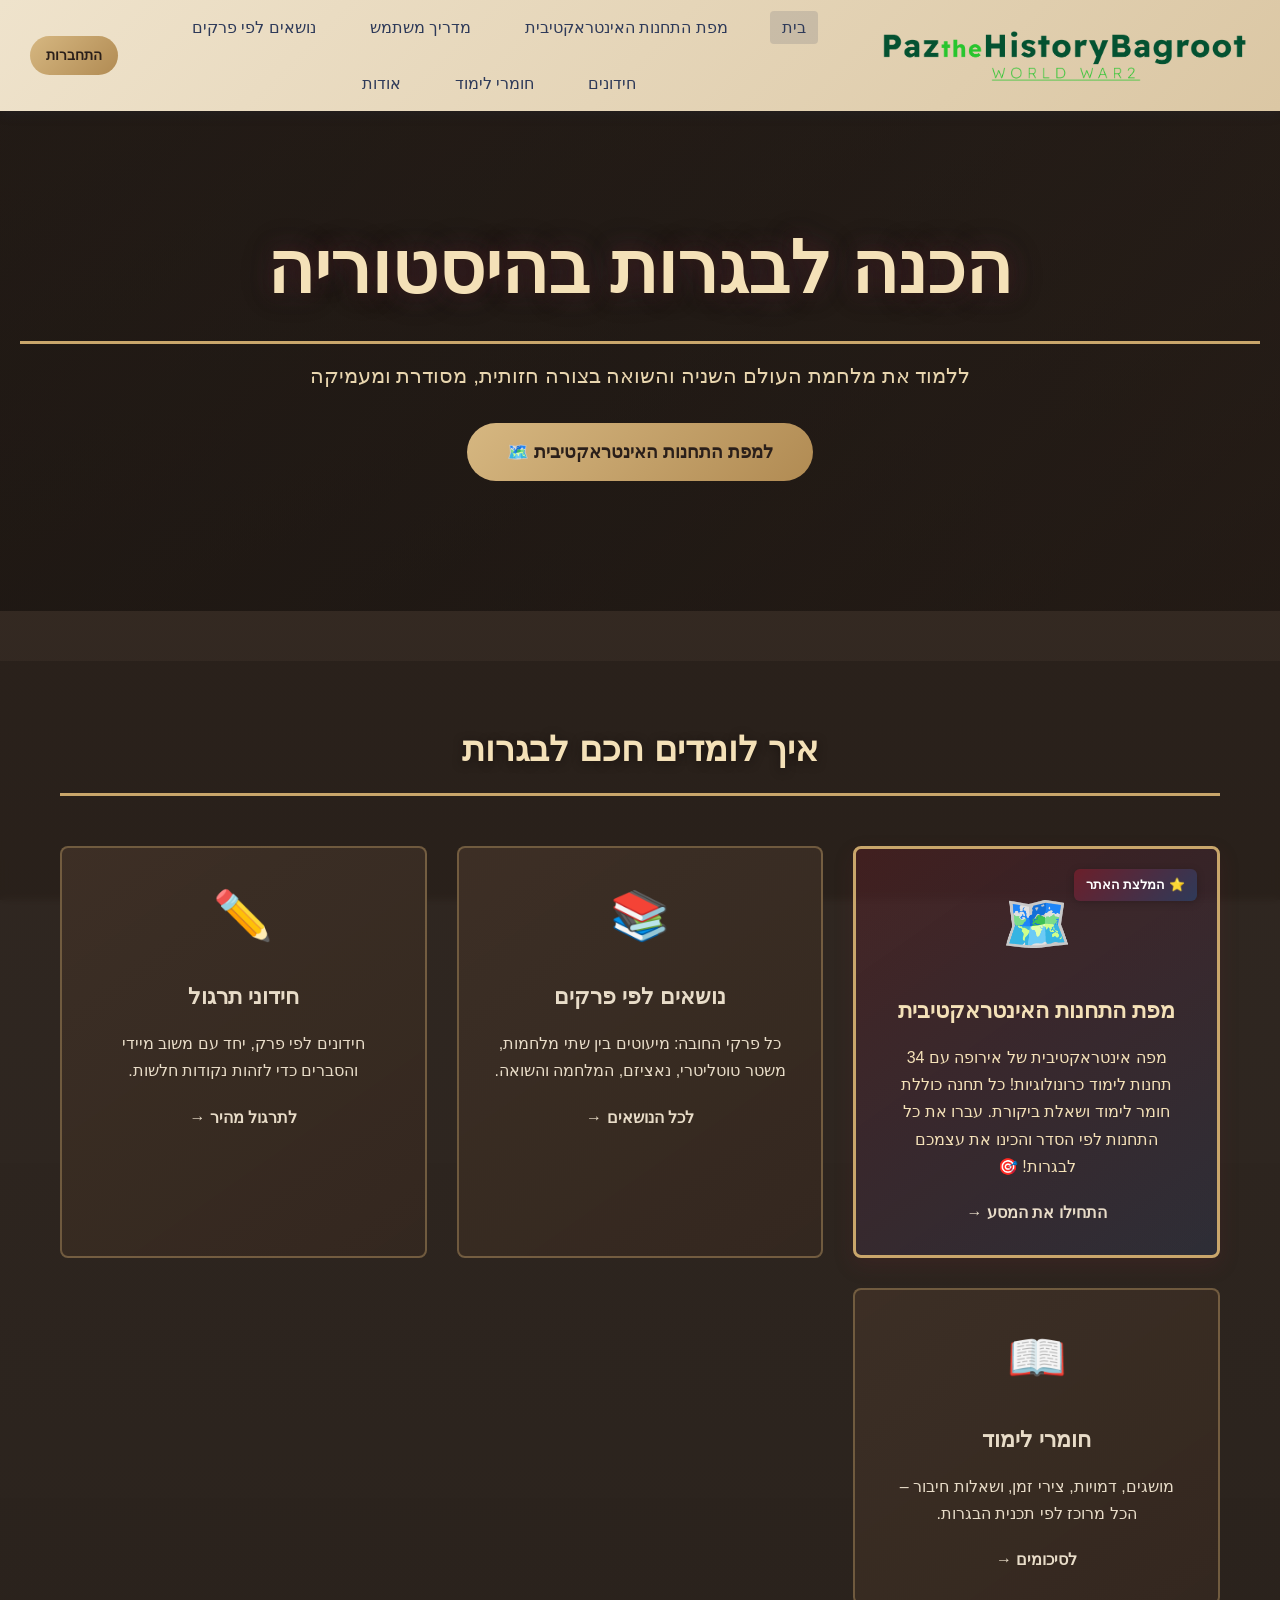
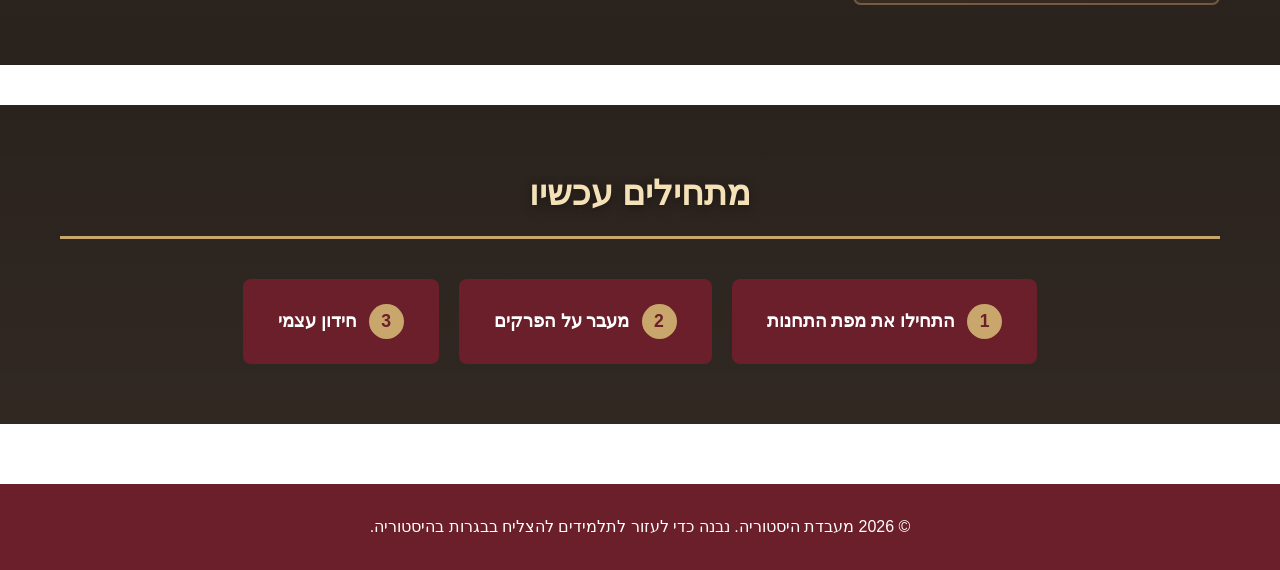
<file: index.html>
<!DOCTYPE html>
<html lang="he" dir="rtl">
<head>
  <meta charset="UTF-8">
  <meta name="viewport" content="width=device-width, initial-scale=1.0">
  <title>PaztheHistoryBagroot</title>
  <link rel="stylesheet" href="styles/style.css">
</head>

<body dir="rtl" class="home-page">
  <header class="main-header">
    <div class="header-container">
      <a href="index.html" class="logo-link">
        <img src="images/pazthehistorybagroot-high-resolution-logo-transparent.png" alt="PaztheHistoryBagroot" class="header-logo">
      </a>
      
      <nav class="main-nav">
        <ul>
          <li><a href="index.html" class="active">בית</a></li>
          <li><a href="timeline-map.html">מפת התחנות האינטראקטיבית</a></li>
          <li><a href="guide.html">מדריך משתמש</a></li>
          <li><a href="topics.html">נושאים לפי פרקים</a></li>
          <li><a href="quizzes.html">חידונים</a></li>
          <li><a href="study-materials.html">חומרי לימוד</a></li>
          <li><a href="about.html">אודות</a></li>
        </ul>
      </nav>
      
      <div class="header-actions">
        <div id="userProfileHeader" class="user-profile-header" style="display: none;">
          <a href="profile.html" class="profile-link">
            <span id="userProfileIcon">👤</span>
            <span id="userProfileName">משתמש</span>
          </a>
        </div>
        <div id="authButtons" class="auth-buttons" style="display: none;">
          <a href="auth.html" class="cta-button">התחברות</a>
        </div>
      </div>
    </div>
  </header>

  <main>
    <!-- Hero Section -->
    <section class="hero">
      <div class="hero-background">
      </div>
      <div class="hero-content">
        <h2>הכנה לבגרות בהיסטוריה</h2>
        <p>ללמוד את מלחמת העולם השניה והשואה בצורה חזותית, מסודרת ומעמיקה</p>
        <a href="timeline-map.html" class="cta-button">למפת התחנות האינטראקטיבית 🗺️</a>
      </div>
    </section>

    <!-- Feature Cards Section -->
    <section class="features">
      <div class="container">
        <h2>איך לומדים חכם לבגרות</h2>
        <div class="features-grid">
          <div class="feature-card featured">
            <div class="feature-icon">🗺️</div>
            <h3>מפת התחנות האינטראקטיבית</h3>
            <p>מפה אינטראקטיבית של אירופה עם 34 תחנות לימוד כרונולוגיות! כל תחנה כוללת חומר לימוד ושאלת ביקורת. עברו את כל התחנות לפי הסדר והכינו את עצמכם לבגרות! 🎯</p>
            <a href="timeline-map.html" class="feature-link">התחילו את המסע →</a>
          </div>

          <div class="feature-card">
            <div class="feature-icon">📚</div>
            <h3>נושאים לפי פרקים</h3>
            <p>כל פרקי החובה: מיעוטים בין שתי מלחמות, משטר טוטליטרי, נאציזם, המלחמה והשואה.</p>
            <a href="topics.html" class="feature-link">לכל הנושאים →</a>
          </div>

          <div class="feature-card">
            <div class="feature-icon">✏️</div>
            <h3>חידוני תרגול</h3>
            <p>חידונים לפי פרק, יחד עם משוב מיידי והסברים כדי לזהות נקודות חלשות.</p>
            <a href="quizzes.html" class="feature-link">לתרגול מהיר →</a>
          </div>

          <div class="feature-card">
            <div class="feature-icon">📖</div>
            <h3>חומרי לימוד</h3>
            <p>מושגים, דמויות, צירי זמן, ושאלות חיבור – הכל מרוכז לפי תכנית הבגרות.</p>
            <a href="study-materials.html" class="feature-link">לסיכומים →</a>
          </div>
        </div>
      </div>
    </section>

    <!-- Quick Start Section -->
    <section class="quick-start">
      <div class="container">
        <h2>מתחילים עכשיו</h2>
        <div class="quick-start-buttons">
          <button class="start-button" onclick="window.location.href='timeline-map.html'">
            <span class="button-number">1</span>
            התחילו את מפת התחנות
          </button>
          <button class="start-button" onclick="window.location.href='topics.html'">
            <span class="button-number">2</span>
            מעבר על הפרקים
          </button>
          <button class="start-button" onclick="window.location.href='quizzes.html'">
            <span class="button-number">3</span>
            חידון עצמי
          </button>
        </div>
      </div>
    </section>
  </main>

  <footer>
    <div class="container">
      <p>&copy; 2026 מעבדת היסטוריה. נבנה כדי לעזור לתלמידים להצליח בבגרות בהיסטוריה.</p>
    </div>
  </footer>

  <script src="scripts/user-system.js"></script>
  <script src="scripts/main.js"></script>
  <script>
    // Display user profile on homepage
    document.addEventListener('DOMContentLoaded', function() {
      const user = userSystem ? userSystem.getCurrentUser() : null;
      const userProfileHeader = document.getElementById('userProfileHeader');
      const authButtons = document.getElementById('authButtons');

      if (user) {
        const figure = HISTORICAL_FIGURES.find(f => f.id === user.avatar);
        document.getElementById('userProfileName').textContent = user.username;
        if (figure) {
          document.getElementById('userProfileIcon').textContent = figure.icon;
        }
        userProfileHeader.style.display = 'flex';
        authButtons.style.display = 'none';
      } else {
        userProfileHeader.style.display = 'none';
        authButtons.style.display = 'flex';
      }
    });
  </script>
</body>
</html>
</file>
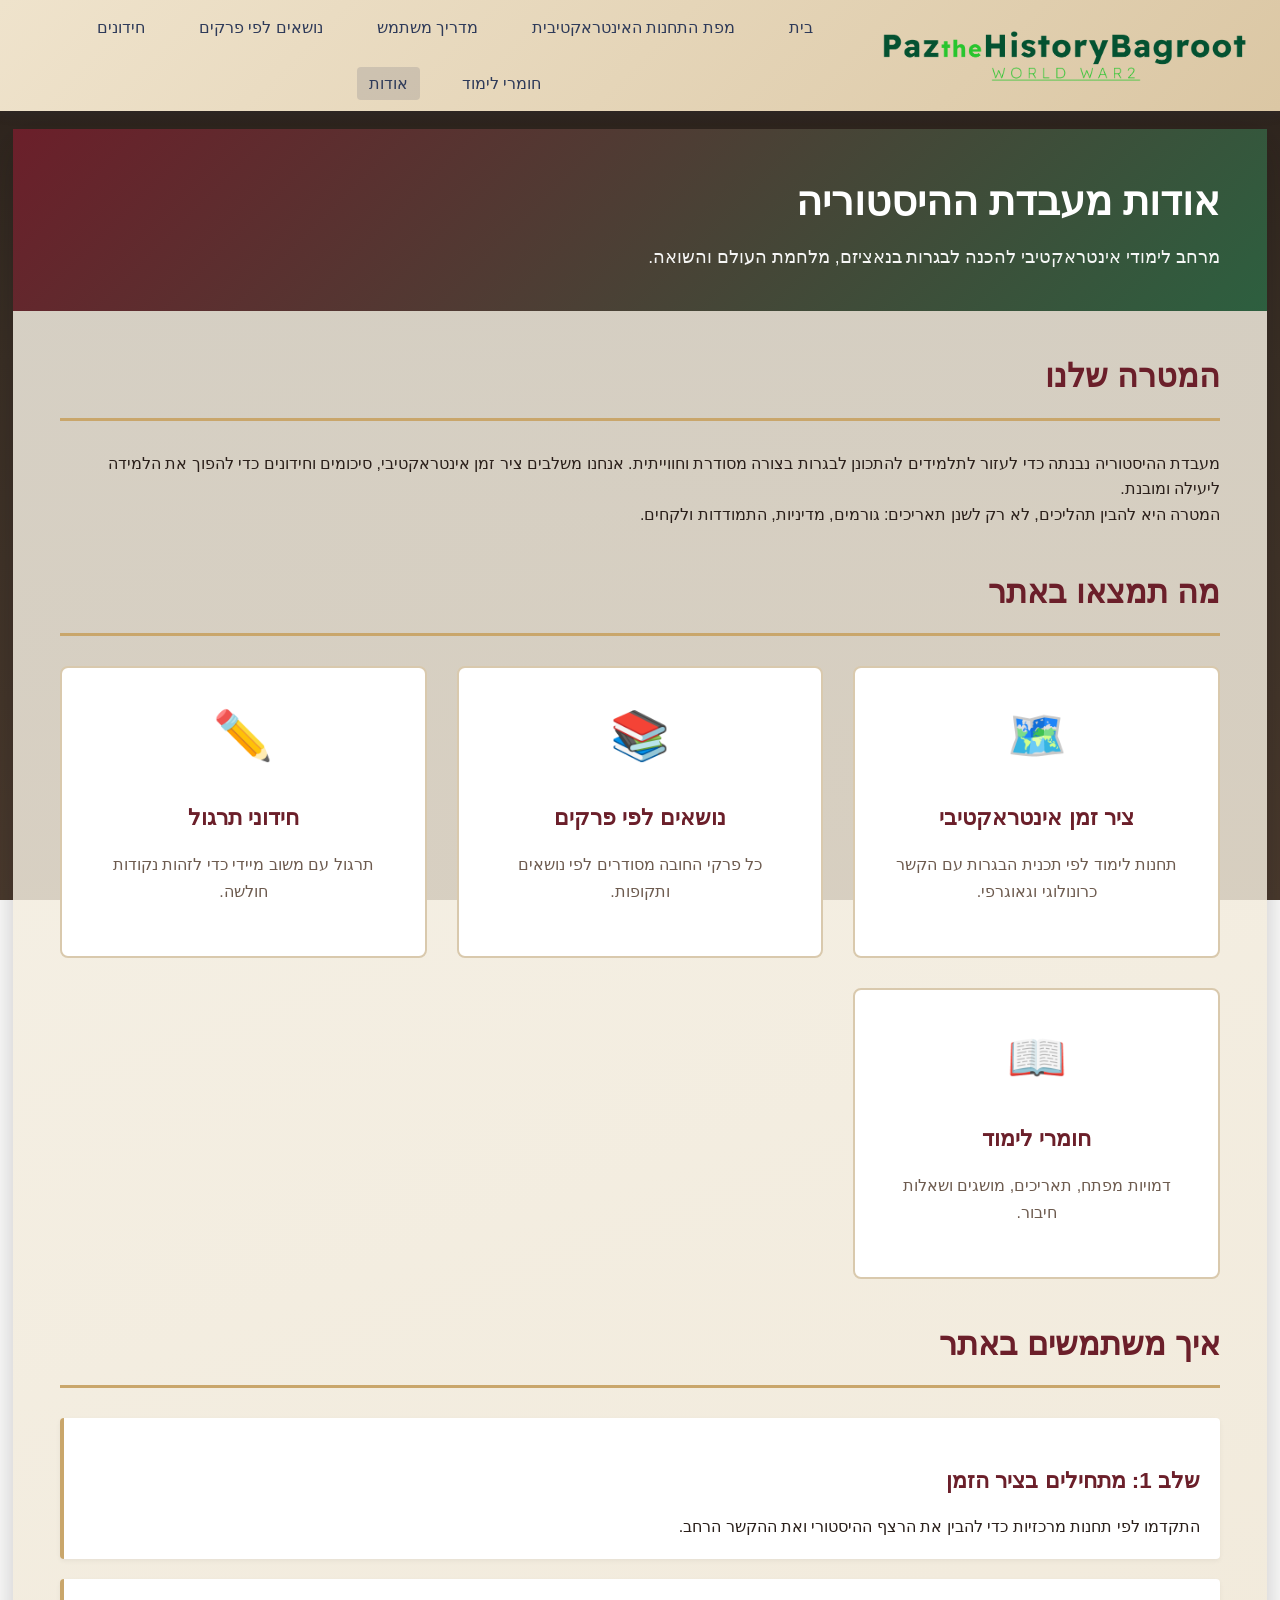
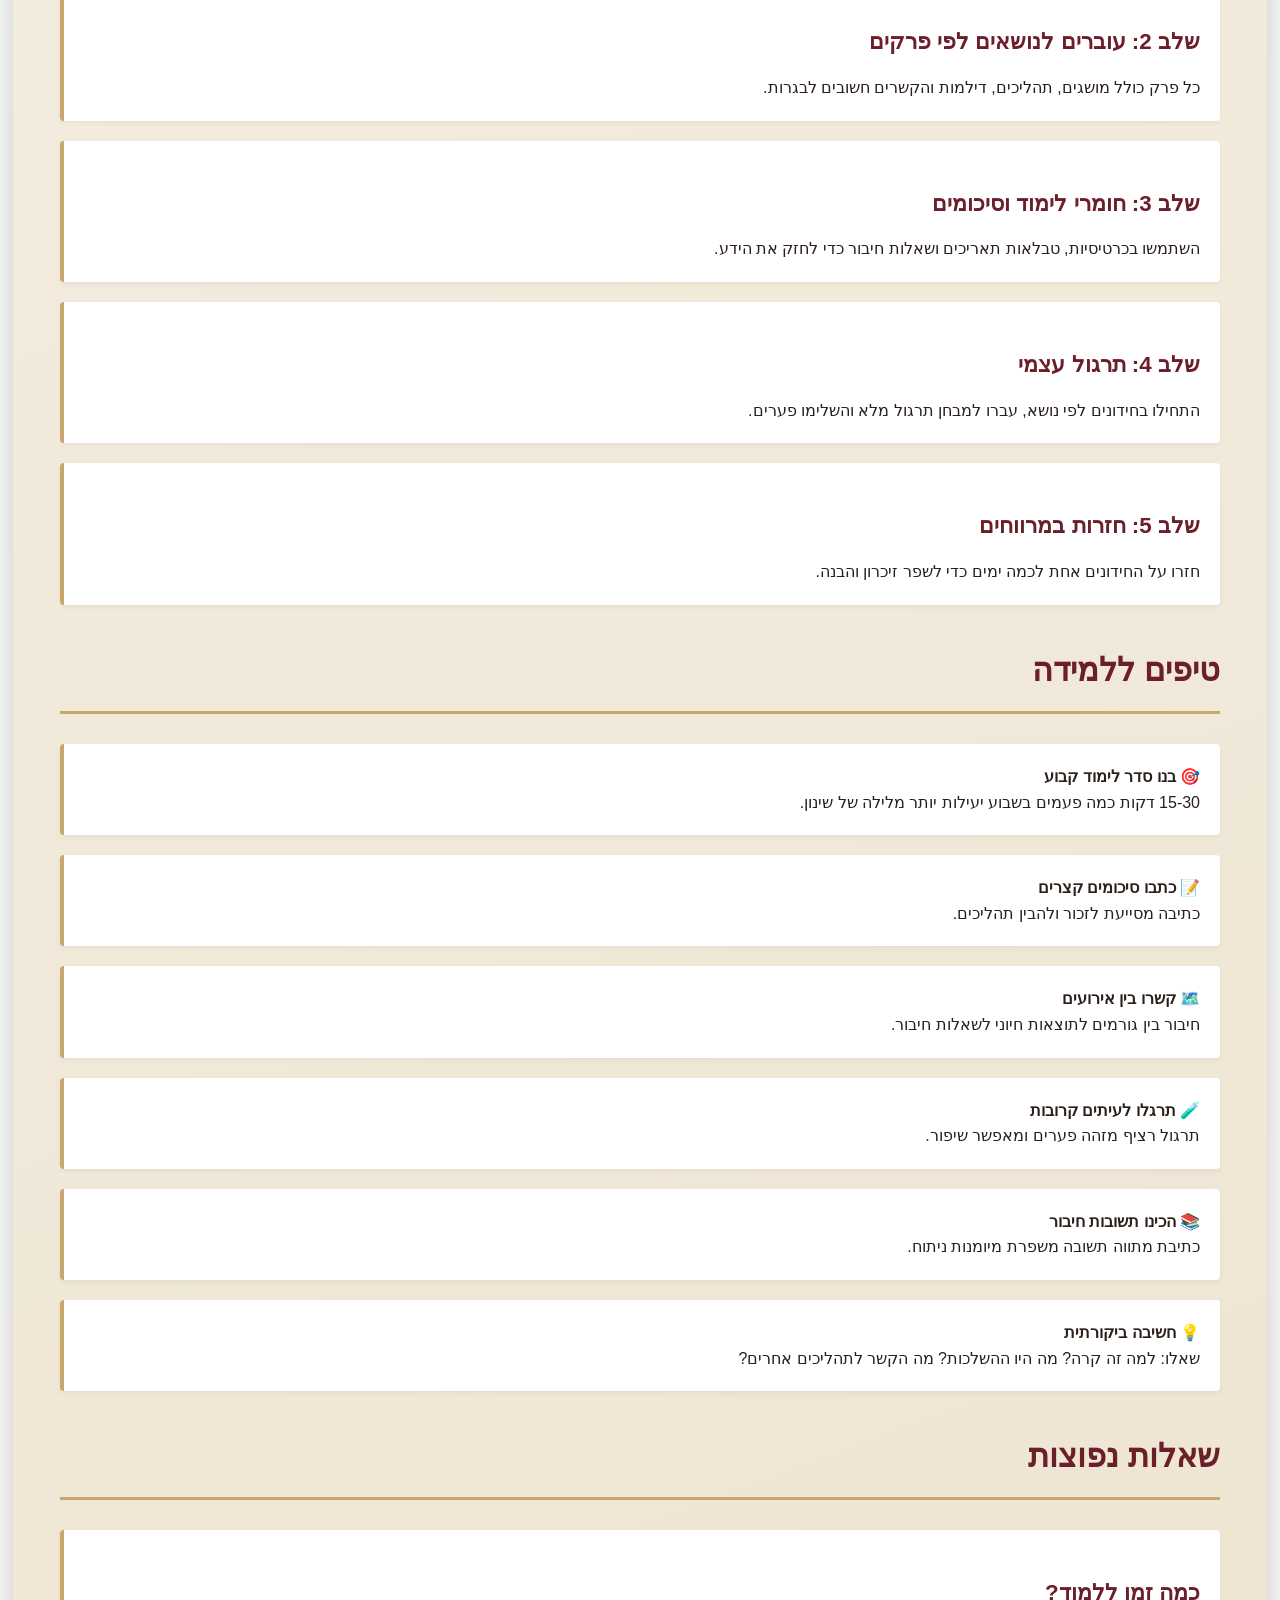
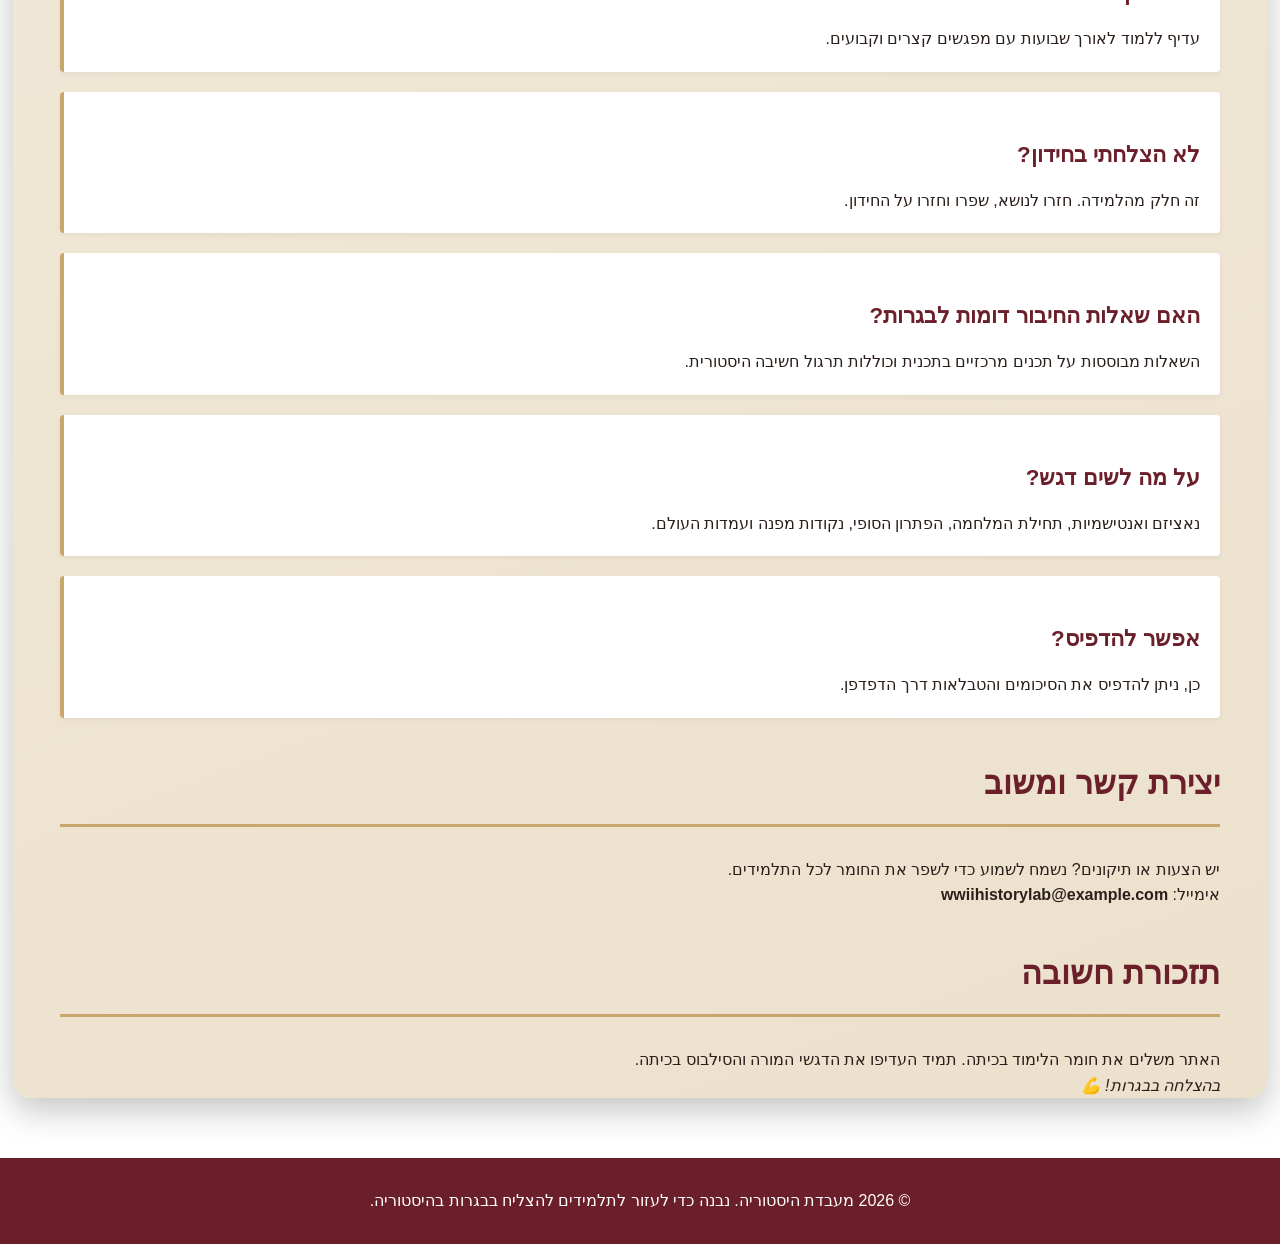
<file: about.html>
<!DOCTYPE html>
<html lang="he" dir="rtl">
<head>
  <meta charset="UTF-8">
  <meta name="viewport" content="width=device-width, initial-scale=1.0">
  <title>אודות - מעבדת היסטוריה</title>
  <link rel="stylesheet" href="styles/style.css">
</head>

<body dir="rtl">
  <header class="main-header">
    <div class="header-container">
      <a href="index.html" class="logo-link">
        <img src="images/pazthehistorybagroot-high-resolution-logo-transparent.png" alt="PaztheHistoryBagroot" class="header-logo">
      </a>
      
      <nav class="main-nav">
        <ul>
          <li><a href="index.html">בית</a></li>
          <li><a href="timeline-map.html">מפת התחנות האינטראקטיבית</a></li>
          <li><a href="guide.html">מדריך משתמש</a></li>
          <li><a href="topics.html">נושאים לפי פרקים</a></li>
          <li><a href="quizzes.html">חידונים</a></li>
          <li><a href="study-materials.html">חומרי לימוד</a></li>
          <li><a href="about.html" class="active">אודות</a></li>
        </ul>
      </nav>
      
      <div class="header-actions">
        <div id="userProfileHeader" class="user-profile-header" style="display: none;">
          <a href="profile.html" class="profile-link">
            <span id="userProfileIcon">👤</span>
            <span id="userProfileName">משתמש</span>
          </a>
        </div>
        <div id="authButtons" class="auth-buttons" style="display: none;">
          <a href="auth.html" class="cta-button">התחברות</a>
        </div>
      </div>
    </div>
  </header>

  <main>
    <section class="page-header">
      <div class="container">
        <h1>אודות מעבדת ההיסטוריה</h1>
        <p>מרחב לימודי אינטראקטיבי להכנה לבגרות בנאציזם, מלחמת העולם והשואה.</p>
      </div>
    </section>

    <div class="container">
      <section>
        <h2>המטרה שלנו</h2>
        <p>
          מעבדת ההיסטוריה נבנתה כדי לעזור לתלמידים להתכונן לבגרות בצורה מסודרת וחווייתית. 
          אנחנו משלבים ציר זמן אינטראקטיבי, סיכומים וחידונים כדי להפוך את הלמידה ליעילה ומובנת.
        </p>
        <p>
          המטרה היא להבין תהליכים, לא רק לשנן תאריכים: גורמים, מדיניות, התמודדות ולקחים.
        </p>
      </section>

      <section>
        <h2>מה תמצאו באתר</h2>
        <div class="features-grid" style="margin-bottom: 40px;">
          <div class="feature-card">
            <div class="feature-icon">🗺️</div>
            <h3>ציר זמן אינטראקטיבי</h3>
            <p>תחנות לימוד לפי תכנית הבגרות עם הקשר כרונולוגי וגאוגרפי.</p>
          </div>

          <div class="feature-card">
            <div class="feature-icon">📚</div>
            <h3>נושאים לפי פרקים</h3>
            <p>כל פרקי החובה מסודרים לפי נושאים ותקופות.</p>
          </div>

          <div class="feature-card">
            <div class="feature-icon">✏️</div>
            <h3>חידוני תרגול</h3>
            <p>תרגול עם משוב מיידי כדי לזהות נקודות חולשה.</p>
          </div>

          <div class="feature-card">
            <div class="feature-icon">📖</div>
            <h3>חומרי לימוד</h3>
            <p>דמויות מפתח, תאריכים, מושגים ושאלות חיבור.</p>
          </div>
        </div>
      </section>

      <section>
        <h2>איך משתמשים באתר</h2>
        <div class="card">
          <h3>שלב 1: מתחילים בציר הזמן</h3>
          <p>
            התקדמו לפי תחנות מרכזיות כדי להבין את הרצף ההיסטורי ואת ההקשר הרחב.
          </p>
        </div>

        <div class="card">
          <h3>שלב 2: עוברים לנושאים לפי פרקים</h3>
          <p>
            כל פרק כולל מושגים, תהליכים, דילמות והקשרים חשובים לבגרות.
          </p>
        </div>

        <div class="card">
          <h3>שלב 3: חומרי לימוד וסיכומים</h3>
          <p>
            השתמשו בכרטיסיות, טבלאות תאריכים ושאלות חיבור כדי לחזק את הידע.
          </p>
        </div>

        <div class="card">
          <h3>שלב 4: תרגול עצמי</h3>
          <p>
            התחילו בחידונים לפי נושא, עברו למבחן תרגול מלא והשלימו פערים.
          </p>
        </div>

        <div class="card">
          <h3>שלב 5: חזרות במרווחים</h3>
          <p>חזרו על החידונים אחת לכמה ימים כדי לשפר זיכרון והבנה.</p>
        </div>
      </section>

      <section>
        <h2>טיפים ללמידה</h2>
        <div class="card">
          <h4>🎯 בנו סדר לימוד קבוע</h4>
          <p>15-30 דקות כמה פעמים בשבוע יעילות יותר מלילה של שינון.</p>
        </div>

        <div class="card">
          <h4>📝 כתבו סיכומים קצרים</h4>
          <p>כתיבה מסייעת לזכור ולהבין תהליכים.</p>
        </div>

        <div class="card">
          <h4>🗺️ קשרו בין אירועים</h4>
          <p>חיבור בין גורמים לתוצאות חיוני לשאלות חיבור.</p>
        </div>

        <div class="card">
          <h4>🧪 תרגלו לעיתים קרובות</h4>
          <p>תרגול רציף מזהה פערים ומאפשר שיפור.</p>
        </div>

        <div class="card">
          <h4>📚 הכינו תשובות חיבור</h4>
          <p>כתיבת מתווה תשובה משפרת מיומנות ניתוח.</p>
        </div>

        <div class="card">
          <h4>💡 חשיבה ביקורתית</h4>
          <p>שאלו: למה זה קרה? מה היו ההשלכות? מה הקשר לתהליכים אחרים?</p>
        </div>
      </section>

      <section>
        <h2>שאלות נפוצות</h2>
        <div class="card">
          <h3>כמה זמן ללמוד?</h3>
          <p>עדיף ללמוד לאורך שבועות עם מפגשים קצרים וקבועים.</p>
        </div>

        <div class="card">
          <h3>לא הצלחתי בחידון?</h3>
          <p>זה חלק מהלמידה. חזרו לנושא, שפרו וחזרו על החידון.</p>
        </div>

        <div class="card">
          <h3>האם שאלות החיבור דומות לבגרות?</h3>
          <p>השאלות מבוססות על תכנים מרכזיים בתכנית וכוללות תרגול חשיבה היסטורית.</p>
        </div>

        <div class="card">
          <h3>על מה לשים דגש?</h3>
          <p>נאציזם ואנטישמיות, תחילת המלחמה, הפתרון הסופי, נקודות מפנה ועמדות העולם.</p>
        </div>

        <div class="card">
          <h3>אפשר להדפיס?</h3>
          <p>כן, ניתן להדפיס את הסיכומים והטבלאות דרך הדפדפן.</p>
        </div>
      </section>

      <section>
        <h2>יצירת קשר ומשוב</h2>
        <p>יש הצעות או תיקונים? נשמח לשמוע כדי לשפר את החומר לכל התלמידים.</p>
        <p>אימייל: <strong>wwiihistorylab@example.com</strong></p>
      </section>

      <section>
        <h2>תזכורת חשובה</h2>
        <p>האתר משלים את חומר הלימוד בכיתה. תמיד העדיפו את הדגשי המורה והסילבוס בכיתה.</p>
        <p><em>בהצלחה בבגרות! 💪</em></p>
      </section>
    </div>
  </main>

  <footer>
    <div class="container">
      <p>&copy; 2026 מעבדת היסטוריה. נבנה כדי לעזור לתלמידים להצליח בבגרות בהיסטוריה.</p>
    </div>
  </footer>

  <script src="scripts/main.js"></script>
</body>
</html>
</file>
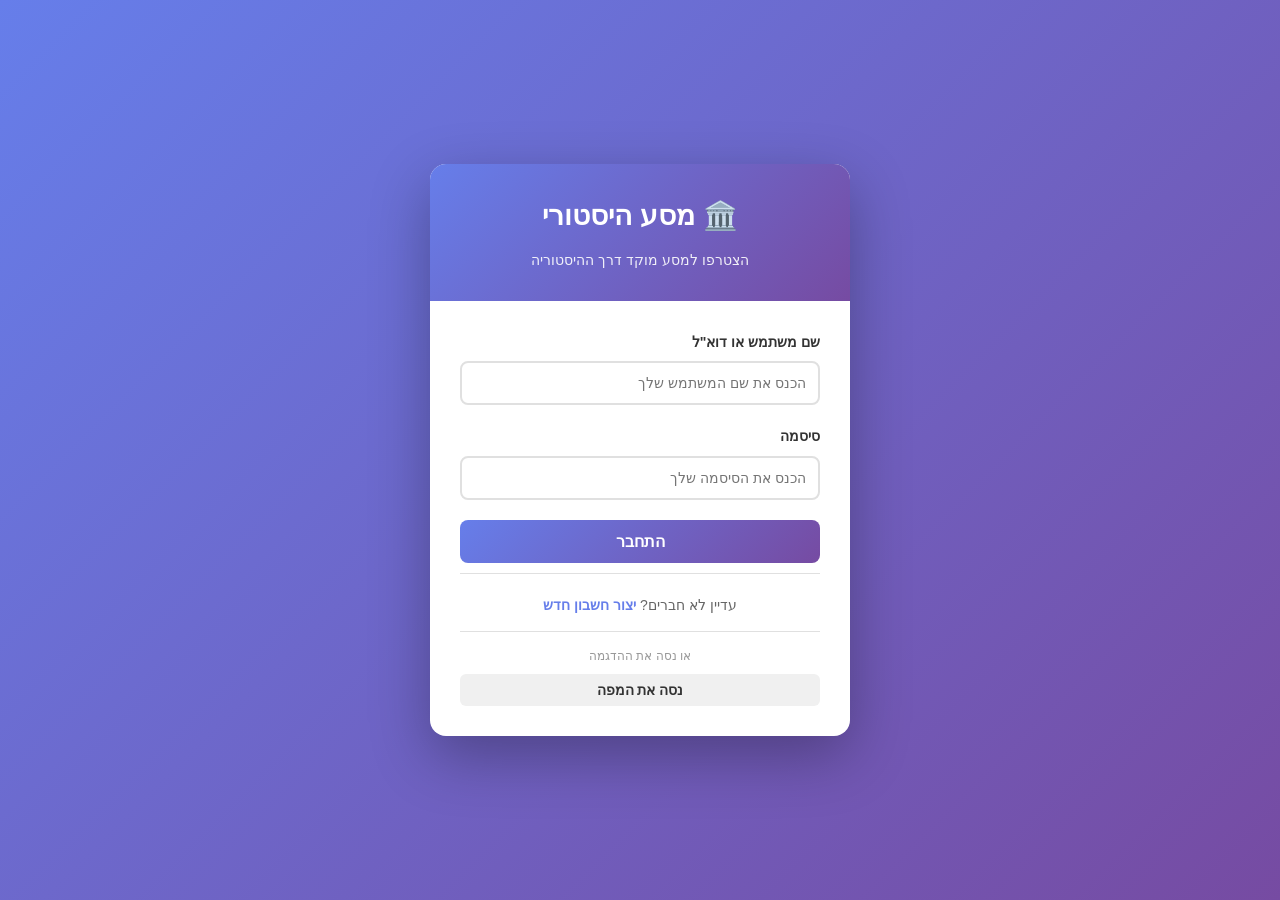
<file: auth.html>
<!DOCTYPE html>
<html lang="he" dir="rtl">
<head>
    <meta charset="UTF-8">
    <meta name="viewport" content="width=device-width, initial-scale=1.0">
    <title>התחברות - מסע דרך ההיסטוריה</title>
    <link rel="stylesheet" href="styles/style.css">
    <style>
        .auth-container {
            min-height: 100vh;
            background: linear-gradient(135deg, #667eea 0%, #764ba2 100%);
            display: flex;
            align-items: center;
            justify-content: center;
            padding: 20px;
            font-family: var(--font-family);
        }

        .auth-wrapper {
            background: white;
            border-radius: 16px;
            box-shadow: 0 20px 60px rgba(0, 0, 0, 0.3);
            max-width: 420px;
            width: 100%;
            overflow: hidden;
        }

        .auth-header {
            background: linear-gradient(135deg, #667eea 0%, #764ba2 100%);
            color: white;
            padding: 30px 20px;
            text-align: center;
        }

        .auth-header h1 {
            margin: 0 0 10px;
            font-size: 28px;
        }

        .auth-header p {
            margin: 0;
            opacity: 0.9;
            font-size: 14px;
        }

        .auth-content {
            padding: 30px;
        }

        .form-group {
            margin-bottom: 20px;
        }

        .form-group label {
            display: block;
            margin-bottom: 8px;
            font-weight: 600;
            color: #333;
            font-size: 14px;
        }

        .form-group input {
            width: 100%;
            padding: 12px;
            border: 2px solid #e0e0e0;
            border-radius: 8px;
            font-size: 14px;
            transition: all 0.3s ease;
            box-sizing: border-box;
        }

        .form-group input:focus {
            outline: none;
            border-color: #667eea;
            box-shadow: 0 0 0 3px rgba(102, 126, 234, 0.1);
        }

        .form-group input.error {
            border-color: #e74c3c;
        }

        .error-message {
            color: #e74c3c;
            font-size: 12px;
            margin-top: 5px;
            display: none;
        }

        .error-message.show {
            display: block;
        }

        .btn-auth {
            width: 100%;
            padding: 12px;
            background: linear-gradient(135deg, #667eea 0%, #764ba2 100%);
            color: white;
            border: none;
            border-radius: 8px;
            font-size: 16px;
            font-weight: 600;
            cursor: pointer;
            transition: all 0.3s ease;
            margin-bottom: 10px;
        }

        .btn-auth:hover {
            transform: translateY(-2px);
            box-shadow: 0 10px 25px rgba(102, 126, 234, 0.4);
        }

        .btn-auth:active {
            transform: translateY(0);
        }

        .auth-toggle {
            text-align: center;
            padding-top: 20px;
            border-top: 1px solid #e0e0e0;
        }

        .auth-toggle p {
            color: #666;
            font-size: 14px;
            margin: 0;
        }

        .auth-toggle a {
            color: #667eea;
            font-weight: 600;
            cursor: pointer;
            text-decoration: none;
        }

        .auth-toggle a:hover {
            text-decoration: underline;
        }

        .form-section {
            display: none;
        }

        .form-section.active {
            display: block;
        }

        .avatar-grid {
            display: grid;
            grid-template-columns: 1fr 1fr;
            gap: 15px;
            margin-bottom: 20px;
            max-height: 300px;
            overflow-y: auto;
            padding: 10px;
        }

        .avatar-option {
            border: 3px solid #e0e0e0;
            border-radius: 12px;
            padding: 15px;
            text-align: center;
            cursor: pointer;
            transition: all 0.3s ease;
            background: #f9f9f9;
        }

        .avatar-option:hover {
            border-color: #667eea;
            background: #f0f4ff;
            transform: translateY(-5px);
        }

        .avatar-option.selected {
            border-color: #667eea;
            background: linear-gradient(135deg, rgba(102, 126, 234, 0.1), rgba(118, 75, 162, 0.1));
            box-shadow: 0 5px 15px rgba(102, 126, 234, 0.2);
        }

        .avatar-icon {
            font-size: 40px;
            margin-bottom: 10px;
        }

        .avatar-name {
            font-weight: 600;
            font-size: 12px;
            color: #333;
            margin-bottom: 5px;
        }

        .avatar-title {
            font-size: 11px;
            color: #999;
        }

        .loading-spinner {
            display: inline-block;
            width: 20px;
            height: 20px;
            border: 3px solid rgba(255, 255, 255, 0.3);
            border-radius: 50%;
            border-top-color: white;
            animation: spin 1s ease-in-out infinite;
        }

        @keyframes spin {
            to { transform: rotate(360deg); }
        }

        @media (max-width: 480px) {
            .auth-wrapper {
                max-width: 100%;
            }

            .auth-header {
                padding: 25px 15px;
            }

            .auth-header h1 {
                font-size: 24px;
            }

            .auth-content {
                padding: 20px;
            }

            .avatar-grid {
                grid-template-columns: 1fr;
            }
        }
    </style>
</head>
<body>
    <div class="auth-container">
        <div class="auth-wrapper">
            <div class="auth-header">
                <h1>🏛️ מסע היסטורי</h1>
                <p>הצטרפו למסע מוקד דרך ההיסטוריה</p>
            </div>

            <div class="auth-content">
                <!-- Login Form -->
                <div id="loginForm" class="form-section active">
                    <form onsubmit="handleLogin(event)">
                        <div class="form-group">
                            <label>שם משתמש או דוא"ל</label>
                            <input type="text" id="loginUsername" placeholder="הכנס את שם המשתמש שלך" required>
                            <div class="error-message" id="loginUsernameError"></div>
                        </div>

                        <div class="form-group">
                            <label>סיסמה</label>
                            <input type="password" id="loginPassword" placeholder="הכנס את הסיסמה שלך" required>
                            <div class="error-message" id="loginPasswordError"></div>
                        </div>

                        <button type="submit" class="btn-auth">התחבר</button>
                    </form>

                    <div class="auth-toggle">
                        <p>עדיין לא חברים? <a onclick="toggleForm()">יצור חשבון חדש</a></p>
                    </div>
                </div>

                <!-- Register Form -->
                <div id="registerForm" class="form-section">
                    <form onsubmit="handleRegister(event)">
                        <div class="form-group">
                            <label>שם משתמש</label>
                            <input type="text" id="registerUsername" placeholder="בחר שם משתמש" required>
                            <div class="error-message" id="registerUsernameError"></div>
                        </div>

                        <div class="form-group">
                            <label>דוא"ל</label>
                            <input type="email" id="registerEmail" placeholder="הכנס את דוא"לך" required>
                            <div class="error-message" id="registerEmailError"></div>
                        </div>

                        <div class="form-group">
                            <label>סיסמה</label>
                            <input type="password" id="registerPassword" placeholder="לפחות 8 תווים" required minlength="8">
                            <div class="error-message" id="registerPasswordError"></div>
                        </div>

                        <div class="form-group">
                            <label>אימות סיסמה</label>
                            <input type="password" id="registerConfirmPassword" placeholder="חזור על הסיסמה" required>
                            <div class="error-message" id="registerConfirmError"></div>
                        </div>

                        <div class="form-group">
                            <label>בחר את הדמות ההיסטורית שלך 🎭</label>
                            <div class="avatar-grid" id="avatarGrid"></div>
                            <div class="error-message" id="avatarError"></div>
                        </div>

                        <button type="submit" class="btn-auth">יצור חשבון</button>
                    </form>

                    <div class="auth-toggle">
                        <p>כבר יש לך חשבון? <a onclick="toggleForm()">התחבר כאן</a></p>
                    </div>
                </div>

                <!-- Demo Mode -->
                <div style="text-align: center; margin-top: 15px; padding-top: 15px; border-top: 1px solid #e0e0e0;">
                    <p style="color: #999; font-size: 12px; margin: 0 0 8px;">או נסה את ההדגמה</p>
                    <button onclick="tryDemo()" style="background: #f0f0f0; color: #333; border: none; padding: 8px 16px; border-radius: 6px; cursor: pointer; font-size: 14px; width: 100%; font-weight: 600;">נסה את המפה</button>
                </div>
            </div>
        </div>
    </div>

    <script src="scripts/user-system.js"></script>
    <script>
        let selectedAvatar = null;

        // Initialize avatar grid
        function initAvatarGrid() {
            const grid = document.getElementById('avatarGrid');
            grid.innerHTML = '';

            HISTORICAL_FIGURES.forEach(figure => {
                const option = document.createElement('div');
                option.className = 'avatar-option';
                option.onclick = () => selectAvatar(figure.id, option);
                option.innerHTML = `
                    <div class="avatar-icon" style="font-size: 50px; background: ${figure.color}; width: 60px; height: 60px; display: flex; align-items: center; justify-content: center; border-radius: 50%; margin: 0 auto 8px;">${figure.icon}</div>
                    <div class="avatar-name">${figure.name}</div>
                    <div class="avatar-title">${figure.title}</div>
                `;
                grid.appendChild(option);
            });
        }

        function selectAvatar(avatarId, element) {
            selectedAvatar = avatarId;
            document.querySelectorAll('.avatar-option').forEach(el => el.classList.remove('selected'));
            element.classList.add('selected');
        }

        function toggleForm() {
            document.getElementById('loginForm').classList.toggle('active');
            document.getElementById('registerForm').classList.toggle('active');
            selectedAvatar = null;

            if (document.getElementById('registerForm').classList.contains('active')) {
                initAvatarGrid();
            }
        }

        function clearErrors() {
            document.querySelectorAll('.error-message').forEach(el => el.classList.remove('show'));
            document.querySelectorAll('input').forEach(el => el.classList.remove('error'));
        }

        function showError(elementId, message) {
            const errorEl = document.getElementById(elementId);
            if (errorEl) {
                errorEl.textContent = message;
                errorEl.classList.add('show');
                errorEl.parentElement.querySelector('input')?.classList.add('error');
            }
        }

        async function handleLogin(event) {
            event.preventDefault();
            clearErrors();

            const username = document.getElementById('loginUsername').value.trim();
            const password = document.getElementById('loginPassword').value;

            if (!username) {
                showError('loginUsernameError', 'הכנס שם משתמש או דוא"ל');
                return;
            }

            if (!password) {
                showError('loginPasswordError', 'הכנס סיסמה');
                return;
            }

            // Simple demo login - in production, verify against backend
            const users = userSystem.getAllUsers();
            let user = Object.values(users).find(u => 
                u.username.toLowerCase() === username.toLowerCase() || 
                u.email.toLowerCase() === username.toLowerCase()
            );

            if (user) {
                userSystem.loadUser(user.id, password);
                window.location.href = 'timeline-map.html';
            } else {
                showError('loginUsernameError', 'שם המשתמש או הסיסמה אינם נכונים');
            }
        }

        async function handleRegister(event) {
            event.preventDefault();
            clearErrors();

            const username = document.getElementById('registerUsername').value.trim();
            const email = document.getElementById('registerEmail').value.trim();
            const password = document.getElementById('registerPassword').value;
            const confirmPassword = document.getElementById('registerConfirmPassword').value;

            let hasError = false;

            if (!username || username.length < 3) {
                showError('registerUsernameError', 'שם המשתמש צריך להיות לפחות 3 תווים');
                hasError = true;
            }

            if (userSystem.usernameExists(username)) {
                showError('registerUsernameError', 'שם המשתמש כבר קיים');
                hasError = true;
            }

            if (!email || !email.includes('@')) {
                showError('registerEmailError', 'דוא"ל לא תקין');
                hasError = true;
            }

            if (password.length < 8) {
                showError('registerPasswordError', 'הסיסמה צריכה להיות לפחות 8 תווים');
                hasError = true;
            }

            if (password !== confirmPassword) {
                showError('registerConfirmError', 'הסיסמות אינן תואמות');
                hasError = true;
            }

            if (!selectedAvatar) {
                showError('avatarError', 'בחר דמות היסטורית');
                hasError = true;
            }

            if (hasError) return;

            // Create new user
            const newUser = userSystem.createUser(username, email, selectedAvatar);
            console.log('משתמש חדש נוצר:', newUser);
            window.location.href = 'timeline-map.html';
        }

        function tryDemo() {
            // Create demo user for testing
            const demoUser = userSystem.createUser(
                'דוגמה_' + Math.random().toString(36).substr(2, 5),
                'demo@example.com',
                'churchill'
            );
            window.location.href = 'timeline-map.html';
        }

        // Initialize on page load
        window.addEventListener('load', () => {
            // If user already logged in, redirect to map
            if (userSystem.getCurrentUser()) {
                window.location.href = 'timeline-map.html';
            }
        });
    </script>
</body>
</html>
</file>
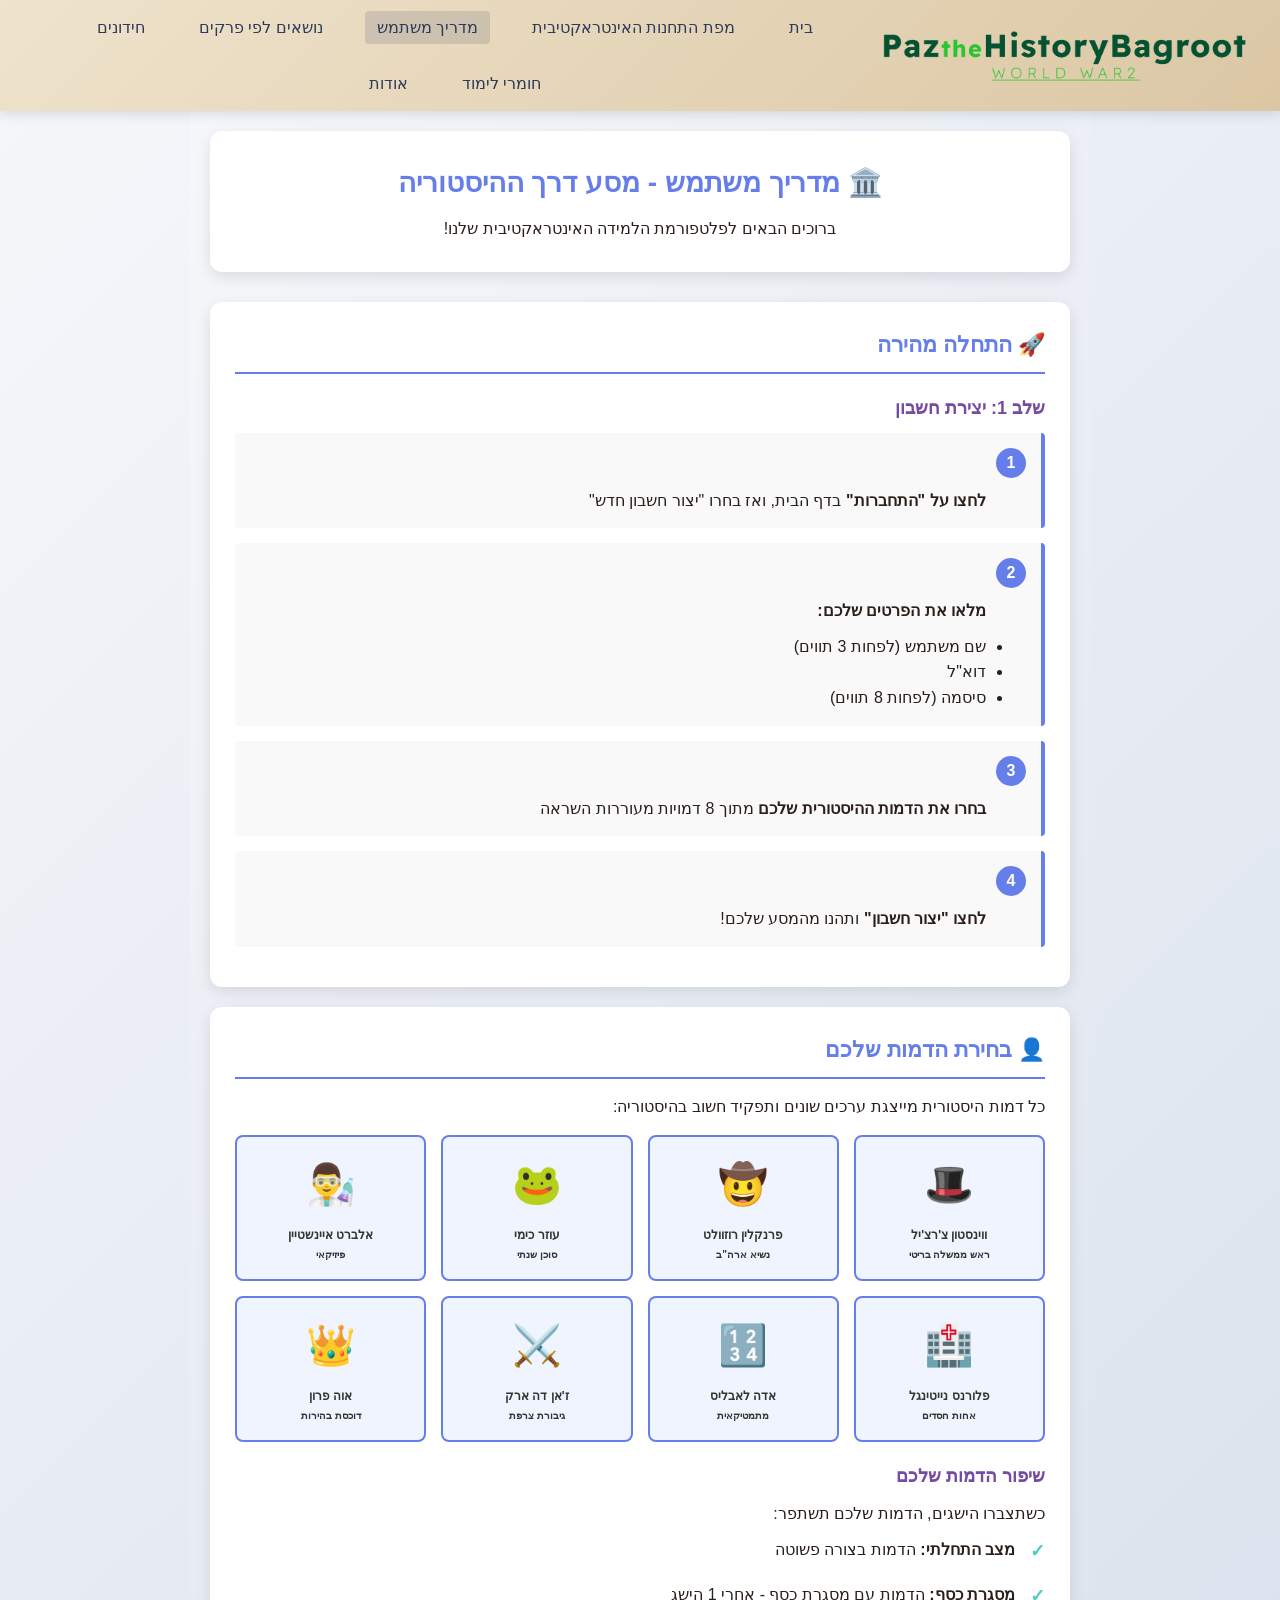
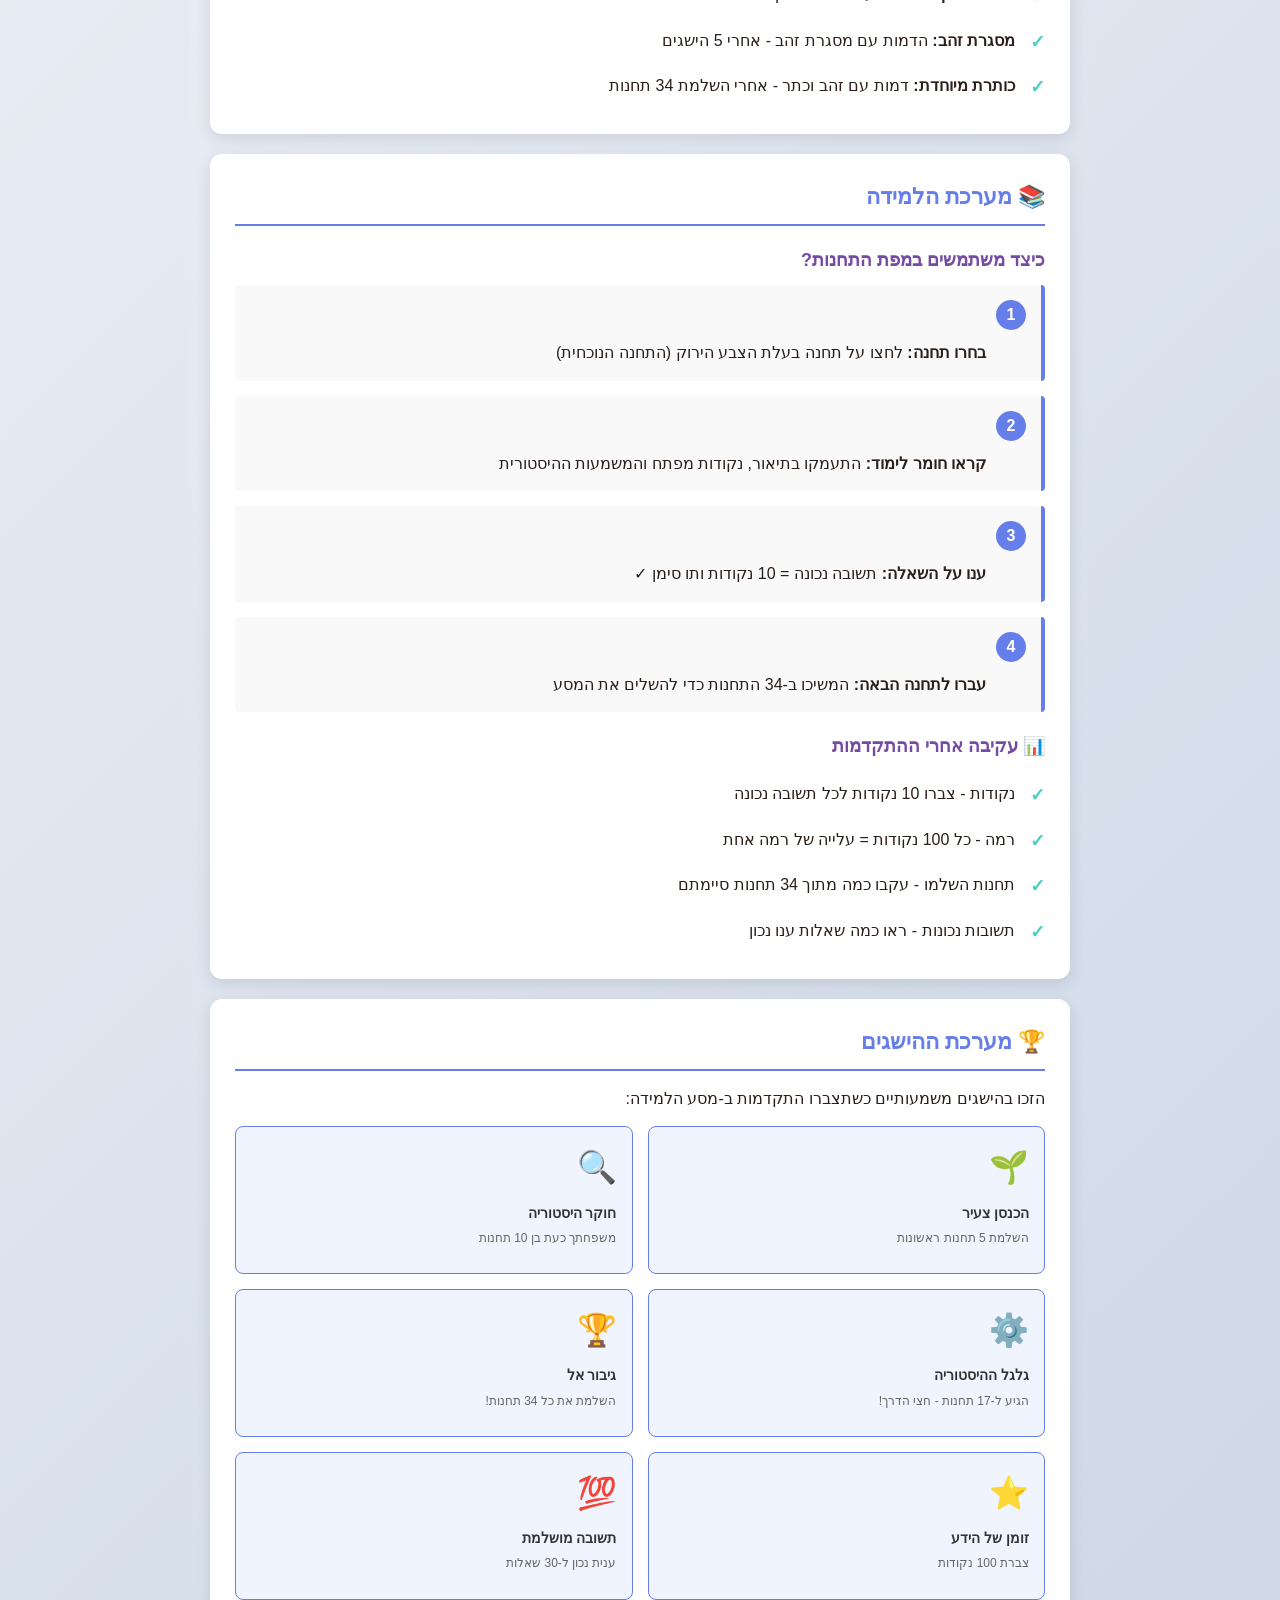
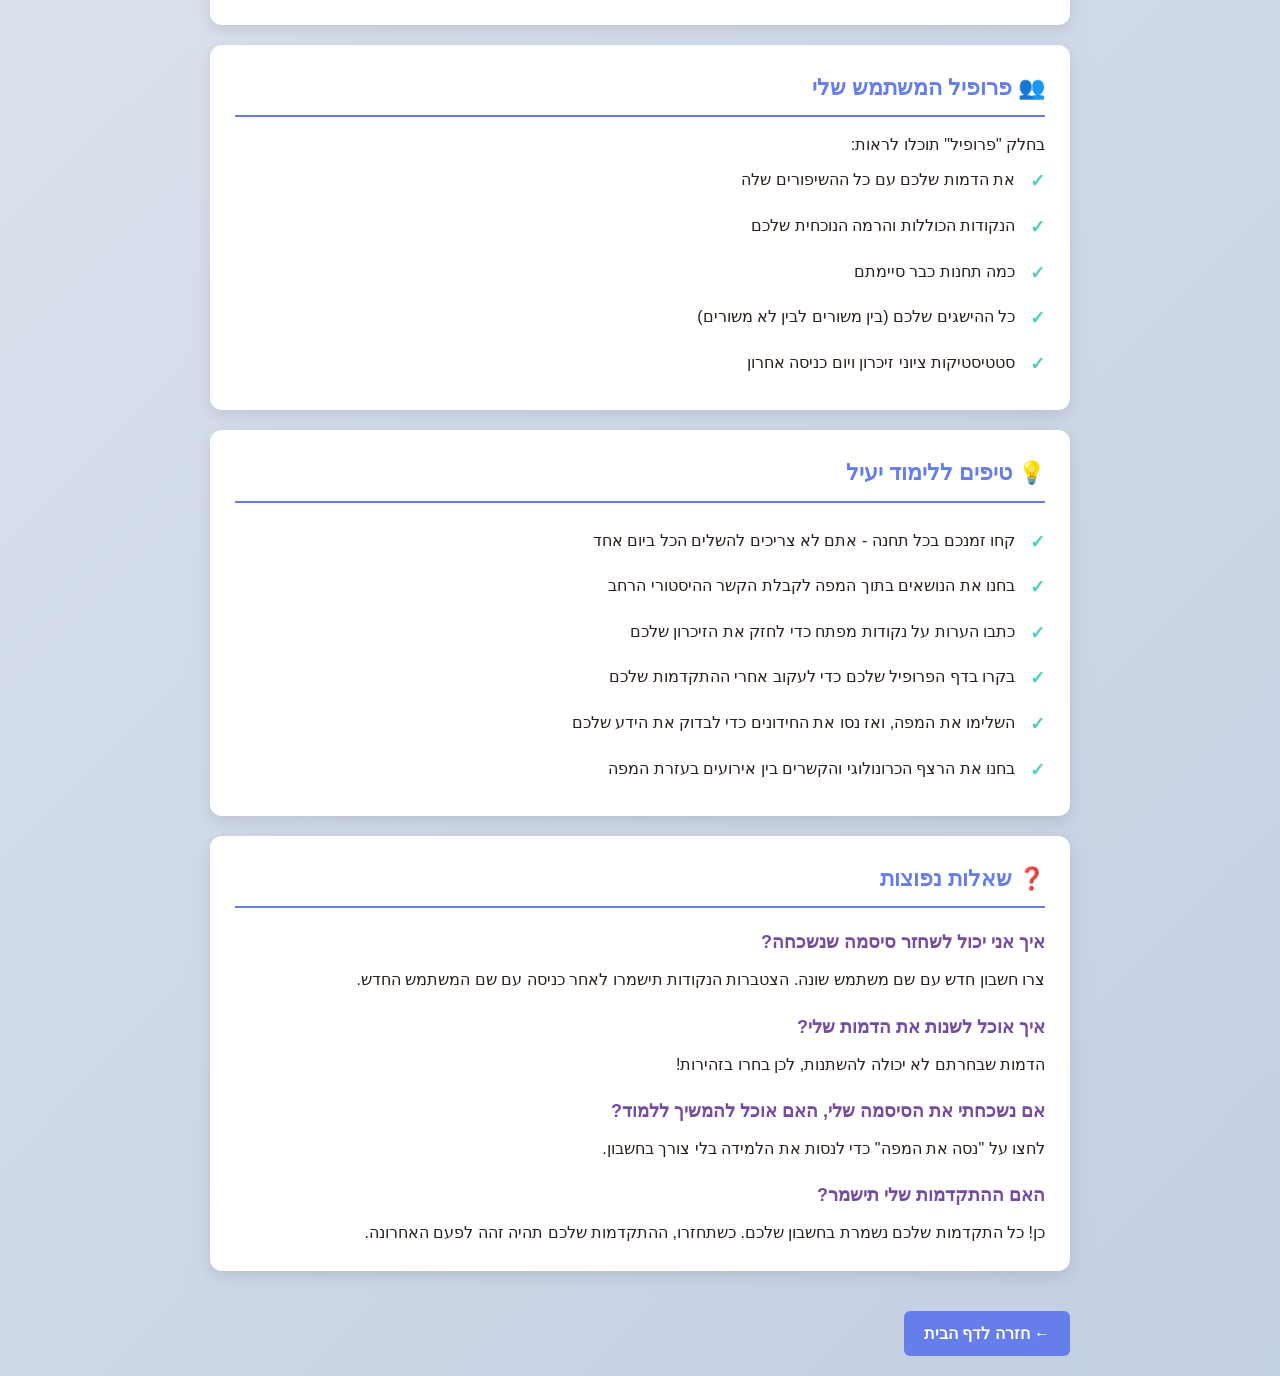
<file: guide.html>
<!DOCTYPE html>
<html lang="he" dir="rtl">
<head>
    <meta charset="UTF-8">
    <meta name="viewport" content="width=device-width, initial-scale=1.0">
    <title>מדריך משתמש - מסע דרך ההיסטוריה</title>
    <link rel="stylesheet" href="styles/style.css">
    <style>
        body {
            background: linear-gradient(135deg, #f5f7fa 0%, #c3cfe2 100%);
        }

        .guide-header-nav {
            background: white;
            padding: 15px 0;
            box-shadow: 0 2px 10px rgba(0, 0, 0, 0.1);
            margin-bottom: 30px;
        }

        .guide-header-nav-content {
            max-width: 900px;
            margin: 0 auto;
            padding: 0 20px;
            display: flex;
            justify-content: space-between;
            align-items: center;
        }

        .guide-header-nav a {
            color: #667eea;
            text-decoration: none;
            font-weight: 600;
            transition: color 0.3s ease;
        }

        .guide-header-nav a:hover {
            color: #764ba2;
        }

        .guide-container {
            max-width: 900px;
            margin: 0 auto;
            padding: 20px;
            min-height: 100vh;
            background: linear-gradient(135deg, #f5f7fa 0%, #c3cfe2 100%);
        }

        .guide-header {
            background: white;
            border-radius: 12px;
            padding: 30px;
            margin-bottom: 30px;
            box-shadow: 0 5px 15px rgba(0, 0, 0, 0.1);
            text-align: center;
        }

        .guide-header h1 {
            color: #667eea;
            font-size: 28px;
            margin-bottom: 10px;
        }

        .guide-section {
            background: white;
            border-radius: 12px;
            padding: 25px;
            margin-bottom: 20px;
            box-shadow: 0 5px 15px rgba(0, 0, 0, 0.1);
        }

        .guide-section h2 {
            color: #667eea;
            font-size: 22px;
            margin-bottom: 15px;
            border-bottom: 2px solid #667eea;
            padding-bottom: 10px;
        }

        .guide-section h3 {
            color: #764ba2;
            font-size: 18px;
            margin-top: 20px;
            margin-bottom: 10px;
        }

        .guide-step {
            background: #f9f9f9;
            border-right: 4px solid #667eea;
            padding: 15px;
            margin-bottom: 15px;
            border-radius: 4px;
        }

        .step-number {
            display: inline-block;
            background: #667eea;
            color: white;
            width: 30px;
            height: 30px;
            border-radius: 50%;
            line-height: 30px;
            text-align: center;
            font-weight: 700;
            margin-left: 10px;
            margin-bottom: 10px;
        }

        .step-content {
            margin-right: 40px;
        }

        .feature-list {
            list-style: none;
            padding: 0;
        }

        .feature-list li {
            padding: 10px 0;
            padding-right: 30px;
            position: relative;
        }

        .feature-list li:before {
            content: "✓";
            position: absolute;
            right: 0;
            color: #4ECDC4;
            font-weight: 700;
            font-size: 18px;
        }

        .badge {
            display: inline-block;
            background: linear-gradient(135deg, #667eea 0%, #764ba2 100%);
            color: white;
            padding: 5px 12px;
            border-radius: 20px;
            font-size: 12px;
            font-weight: 600;
            margin: 5px;
        }

        .avatar-showcase {
            display: grid;
            grid-template-columns: repeat(4, 1fr);
            gap: 15px;
            margin-top: 15px;
        }

        .avatar-card {
            background: #f0f4ff;
            border: 2px solid #667eea;
            border-radius: 8px;
            padding: 15px;
            text-align: center;
        }

        .avatar-icon-large {
            font-size: 40px;
            margin-bottom: 10px;
        }

        .avatar-card-name {
            font-weight: 600;
            color: #333;
            font-size: 12px;
        }

        .achievement-showcase {
            display: grid;
            grid-template-columns: repeat(2, 1fr);
            gap: 15px;
            margin-top: 15px;
        }

        .achievement-item {
            background: #f0f4ff;
            border: 1px solid #667eea;
            border-radius: 8px;
            padding: 15px;
        }

        .achievement-icon-large {
            font-size: 32px;
            margin-bottom: 8px;
        }

        .achievement-name {
            font-weight: 600;
            color: #333;
            font-size: 14px;
            margin-bottom: 5px;
        }

        .achievement-desc {
            font-size: 12px;
            color: #666;
        }

        .back-link {
            display: inline-block;
            margin-top: 20px;
            padding: 10px 20px;
            background: #667eea;
            color: white;
            border-radius: 6px;
            text-decoration: none;
            font-weight: 600;
            transition: all 0.3s ease;
        }

        .back-link:hover {
            background: #764ba2;
            transform: translateY(-2px);
        }

        @media (max-width: 768px) {
            .avatar-showcase, .achievement-showcase {
                grid-template-columns: repeat(2, 1fr);
            }
        }

        @media (max-width: 480px) {
            .guide-section {
                padding: 15px;
            }

            .avatar-showcase, .achievement-showcase {
                grid-template-columns: 1fr;
            }

            .guide-section h2 {
                font-size: 18px;
            }
        }
    </style>
</head>
<body>
    <header class="main-header">
        <div class="header-container">
            <a href="index.html" class="logo-link">
                <img src="images/pazthehistorybagroot-high-resolution-logo-transparent.png" alt="PaztheHistoryBagroot" class="header-logo">
            </a>
            
            <nav class="main-nav">
                <ul>
                    <li><a href="index.html">בית</a></li>
                    <li><a href="timeline-map.html">מפת התחנות האינטראקטיבית</a></li>
                    <li><a href="guide.html" class="active">מדריך משתמש</a></li>
                    <li><a href="topics.html">נושאים לפי פרקים</a></li>
                    <li><a href="quizzes.html">חידונים</a></li>
                    <li><a href="study-materials.html">חומרי לימוד</a></li>
                    <li><a href="about.html">אודות</a></li>
                </ul>
            </nav>
            
            <div class="header-actions">
                <div id="userProfileHeader" class="user-profile-header" style="display: none;">
                    <a href="profile.html" class="profile-link">
                        <span id="userProfileIcon">👤</span>
                        <span id="userProfileName">משתמש</span>
                    </a>
                </div>
                <div id="authButtons" class="auth-buttons" style="display: none;">
                    <a href="auth.html" class="cta-button">התחברות</a>
                </div>
            </div>
        </div>
    </header>

    <div class="guide-container">
        <div class="guide-header">
            <h1>🏛️ מדריך משתמש - מסע דרך ההיסטוריה</h1>
            <p>ברוכים הבאים לפלטפורמת הלמידה האינטראקטיבית שלנו!</p>
        </div>

        <!-- Getting Started -->
        <div class="guide-section">
            <h2>🚀 התחלה מהירה</h2>
            
            <h3>שלב 1: יצירת חשבון</h3>
            <div class="guide-step">
                <span class="step-number">1</span>
                <div class="step-content">
                    <strong>לחצו על "התחברות"</strong> בדף הבית, ואז בחרו "יצור חשבון חדש"
                </div>
            </div>

            <div class="guide-step">
                <span class="step-number">2</span>
                <div class="step-content">
                    <strong>מלאו את הפרטים שלכם:</strong>
                    <ul style="margin-top: 10px;">
                        <li>שם משתמש (לפחות 3 תווים)</li>
                        <li>דוא"ל</li>
                        <li>סיסמה (לפחות 8 תווים)</li>
                    </ul>
                </div>
            </div>

            <div class="guide-step">
                <span class="step-number">3</span>
                <div class="step-content">
                    <strong>בחרו את הדמות ההיסטורית שלכם</strong> מתוך 8 דמויות מעוררות השראה
                </div>
            </div>

            <div class="guide-step">
                <span class="step-number">4</span>
                <div class="step-content">
                    <strong>לחצו "יצור חשבון"</strong> ותהנו מהמסע שלכם!
                </div>
            </div>
        </div>

        <!-- Avatar System -->
        <div class="guide-section">
            <h2>👤 בחירת הדמות שלכם</h2>
            <p>כל דמות היסטורית מייצגת ערכים שונים ותפקיד חשוב בהיסטוריה:</p>
            
            <div class="avatar-showcase">
                <div class="avatar-card">
                    <div class="avatar-icon-large">🎩</div>
                    <div class="avatar-card-name">ווינסטון צ'רצ'יל<br><small>ראש ממשלה בריטי</small></div>
                </div>
                <div class="avatar-card">
                    <div class="avatar-icon-large">🤠</div>
                    <div class="avatar-card-name">פרנקלין רוזוולט<br><small>נשיא ארה"ב</small></div>
                </div>
                <div class="avatar-card">
                    <div class="avatar-icon-large">🐸</div>
                    <div class="avatar-card-name">עוזר כימי<br><small>סוכן שנתי</small></div>
                </div>
                <div class="avatar-card">
                    <div class="avatar-icon-large">👨‍🔬</div>
                    <div class="avatar-card-name">אלברט איינשטיין<br><small>פיזיקאי</small></div>
                </div>
                <div class="avatar-card">
                    <div class="avatar-icon-large">🏥</div>
                    <div class="avatar-card-name">פלורנס נייטינגל<br><small>אחות חסדים</small></div>
                </div>
                <div class="avatar-card">
                    <div class="avatar-icon-large">🔢</div>
                    <div class="avatar-card-name">אדה לאבליס<br><small>מתמטיקאית</small></div>
                </div>
                <div class="avatar-card">
                    <div class="avatar-icon-large">⚔️</div>
                    <div class="avatar-card-name">ז'אן דה ארק<br><small>גיבורת צרפת</small></div>
                </div>
                <div class="avatar-card">
                    <div class="avatar-icon-large">👑</div>
                    <div class="avatar-card-name">אוה פרון<br><small>דוכסת בהירות</small></div>
                </div>
            </div>

            <h3>שיפור הדמות שלכם</h3>
            <p>כשתצברו הישגים, הדמות שלכם תשתפר:</p>
            <ul class="feature-list">
                <li><strong>מצב התחלתי:</strong> הדמות בצורה פשוטה</li>
                <li><strong>מסגרת כסף:</strong> הדמות עם מסגרת כסף - אחרי 1 הישג</li>
                <li><strong>מסגרת זהב:</strong> הדמות עם מסגרת זהב - אחרי 5 הישגים</li>
                <li><strong>כותרת מיוחדת:</strong> דמות עם זהב וכתר - אחרי השלמת 34 תחנות</li>
            </ul>
        </div>

        <!-- Learning System -->
        <div class="guide-section">
            <h2>📚 מערכת הלמידה</h2>
            
            <h3>כיצד משתמשים במפת התחנות?</h3>
            <div class="guide-step">
                <span class="step-number">1</span>
                <div class="step-content">
                    <strong>בחרו תחנה:</strong> לחצו על תחנה בעלת הצבע הירוק (התחנה הנוכחית)
                </div>
            </div>

            <div class="guide-step">
                <span class="step-number">2</span>
                <div class="step-content">
                    <strong>קראו חומר לימוד:</strong> התעמקו בתיאור, נקודות מפתח והמשמעות ההיסטורית
                </div>
            </div>

            <div class="guide-step">
                <span class="step-number">3</span>
                <div class="step-content">
                    <strong>ענו על השאלה:</strong> תשובה נכונה = 10 נקודות ותו סימן ✓
                </div>
            </div>

            <div class="guide-step">
                <span class="step-number">4</span>
                <div class="step-content">
                    <strong>עברו לתחנה הבאה:</strong> המשיכו ב-34 התחנות כדי להשלים את המסע
                </div>
            </div>

            <h3>📊 עקיבה אחרי ההתקדמות</h3>
            <ul class="feature-list">
                <li>נקודות - צברו 10 נקודות לכל תשובה נכונה</li>
                <li>רמה - כל 100 נקודות = עלייה של רמה אחת</li>
                <li>תחנות השלמו - עקבו כמה מתוך 34 תחנות סיימתם</li>
                <li>תשובות נכונות - ראו כמה שאלות ענו נכון</li>
            </ul>
        </div>

        <!-- Achievements -->
        <div class="guide-section">
            <h2>🏆 מערכת ההישגים</h2>
            <p>הזכו בהישגים משמעותיים כשתצברו התקדמות ב-מסע הלמידה:</p>
            
            <div class="achievement-showcase">
                <div class="achievement-item">
                    <div class="achievement-icon-large">🌱</div>
                    <div class="achievement-name">הכנסן צעיר</div>
                    <div class="achievement-desc">השלמת 5 תחנות ראשונות</div>
                </div>
                <div class="achievement-item">
                    <div class="achievement-icon-large">🔍</div>
                    <div class="achievement-name">חוקר היסטוריה</div>
                    <div class="achievement-desc">משפחתך כעת בן 10 תחנות</div>
                </div>
                <div class="achievement-item">
                    <div class="achievement-icon-large">⚙️</div>
                    <div class="achievement-name">גלגל ההיסטוריה</div>
                    <div class="achievement-desc">הגיע ל-17 תחנות - חצי הדרך!</div>
                </div>
                <div class="achievement-item">
                    <div class="achievement-icon-large">🏆</div>
                    <div class="achievement-name">גיבור אל</div>
                    <div class="achievement-desc">השלמת את כל 34 תחנות!</div>
                </div>
                <div class="achievement-item">
                    <div class="achievement-icon-large">⭐</div>
                    <div class="achievement-name">זומן של הידע</div>
                    <div class="achievement-desc">צברת 100 נקודות</div>
                </div>
                <div class="achievement-item">
                    <div class="achievement-icon-large">💯</div>
                    <div class="achievement-name">תשובה מושלמת</div>
                    <div class="achievement-desc">ענית נכון ל-30 שאלות</div>
                </div>
            </div>
        </div>

        <!-- Profile -->
        <div class="guide-section">
            <h2>👥 פרופיל המשתמש שלי</h2>
            <p>בחלק "פרופיל" תוכלו לראות:</p>
            <ul class="feature-list">
                <li>את הדמות שלכם עם כל ההשיפורים שלה</li>
                <li>הנקודות הכוללות והרמה הנוכחית שלכם</li>
                <li>כמה תחנות כבר סיימתם</li>
                <li>כל ההישגים שלכם (בין משורים לבין לא משורים)</li>
                <li>סטטיסטיקות ציוני זיכרון ויום כניסה אחרון</li>
            </ul>
        </div>

        <!-- Tips -->
        <div class="guide-section">
            <h2>💡 טיפים ללימוד יעיל</h2>
            <ul class="feature-list">
                <li>קחו זמנכם בכל תחנה - אתם לא צריכים להשלים הכל ביום אחד</li>
                <li>בחנו את הנושאים בתוך המפה לקבלת הקשר ההיסטורי הרחב</li>
                <li>כתבו הערות על נקודות מפתח כדי לחזק את הזיכרון שלכם</li>
                <li>בקרו בדף הפרופיל שלכם כדי לעקוב אחרי ההתקדמות שלכם</li>
                <li>השלימו את המפה, ואז נסו את החידונים כדי לבדוק את הידע שלכם</li>
                <li>בחנו את הרצף הכרונולוגי והקשרים בין אירועים בעזרת המפה</li>
            </ul>
        </div>

        <!-- FAQ -->
        <div class="guide-section">
            <h2>❓ שאלות נפוצות</h2>
            
            <h3>איך אני יכול לשחזר סיסמה שנשכחה?</h3>
            <p>צרו חשבון חדש עם שם משתמש שונה. הצטברות הנקודות תישמרו לאחר כניסה עם שם המשתמש החדש.</p>

            <h3>איך אוכל לשנות את הדמות שלי?</h3>
            <p>הדמות שבחרתם לא יכולה להשתנות, לכן בחרו בזהירות!</p>

            <h3>אם נשכחתי את הסיסמה שלי, האם אוכל להמשיך ללמוד?</h3>
            <p>לחצו על "נסה את המפה" כדי לנסות את הלמידה בלי צורך בחשבון.</p>

            <h3>האם ההתקדמות שלי תישמר?</h3>
            <p>כן! כל התקדמות שלכם נשמרת בחשבון שלכם. כשתחזרו, ההתקדמות שלכם תהיה זהה לפעם האחרונה.</p>
        </div>

        <a href="index.html" class="back-link">← חזרה לדף הבית</a>
    </div>
</body>
</html>
</file>
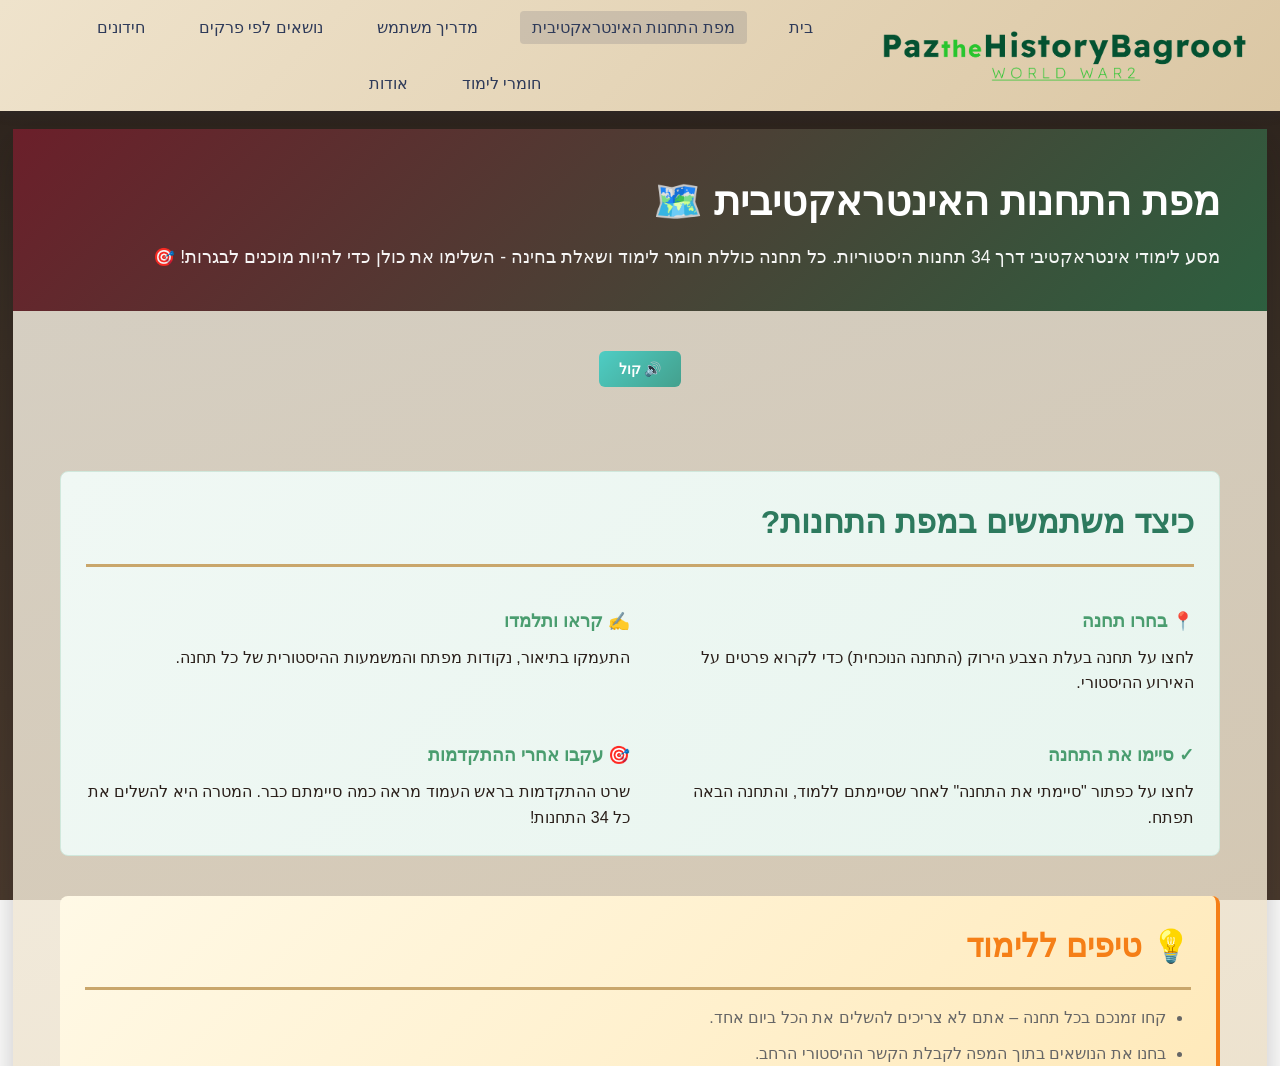
<file: interactive-timeline.html>
<!DOCTYPE html>
<html lang="he" dir="rtl">
<head>
  <meta charset="UTF-8">
  <meta http-equiv="refresh" content="0; url=timeline-map.html">
  <meta name="viewport" content="width=device-width, initial-scale=1.0">
  <title>מעבר למפת התחנות...</title>
  <style>
    body {
      font-family: 'Segoe UI', Tahoma, Geneva, Verdana, sans-serif;
      display: flex;
      align-items: center;
      justify-content: center;
      min-height: 100vh;
      background: linear-gradient(135deg, #e8f5ef 0%, #d4e8df 100%);
      margin: 0;
      direction: rtl;
      text-align: center;
    }
    .redirect-message {
      background: white;
      padding: 40px;
      border-radius: 16px;
      box-shadow: 0 10px 30px rgba(0, 0, 0, 0.1);
      max-width: 500px;
    }
    .redirect-message h1 {
      color: #2d7a5e;
      margin-bottom: 15px;
    }
    .redirect-message p {
      color: #666;
      line-height: 1.6;
      margin-bottom: 20px;
    }
    .spinner {
      display: inline-block;
      width: 40px;
      height: 40px;
      border: 4px solid #d0e8dc;
      border-top-color: #2d7a5e;
      border-radius: 50%;
      animation: spin 0.8s linear infinite;
    }
    @keyframes spin {
      to { transform: rotate(360deg); }
    }
    a {
      color: #2d7a5e;
      text-decoration: none;
      font-weight: 600;
    }
  </style>
</head>
<body>
  <div class="redirect-message">
    <h1>🗺️ שדרגנו את חווית הלמידה!</h1>
    <p>ציר הזמן האינטראקטיבי הפך למפת תחנות אינטראקטיבית עם חידונים ואנימציות!</p>
    <div class="spinner"></div>
    <p style="margin-top: 20px;">מעבירים אותך למפת התחנות החדשה...</p>
    <p style="font-size: 0.9em;"><a href="timeline-map.html">לחצו כאן אם לא הועברתם אוטומטית</a></p>
  </div>
  <script>
    // Redirect after 2 seconds to allow users to read the message
    setTimeout(() => {
      window.location.href = 'timeline-map.html';
    }, 2000);
  </script>
</body>
</html>
</file>
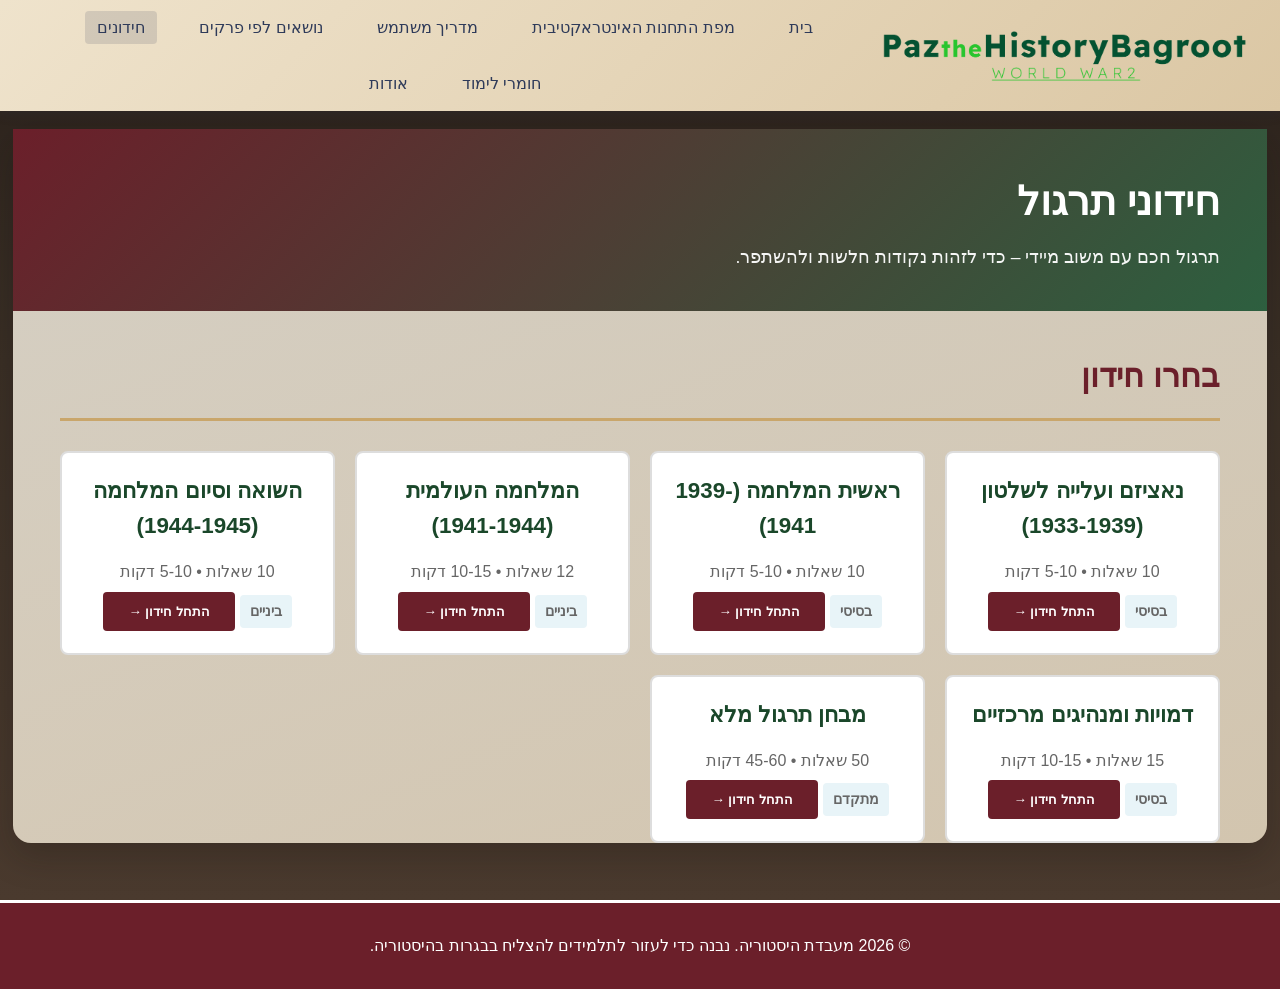
<file: quizzes.html>
<!DOCTYPE html>
<html lang="he" dir="rtl">
<head>
  <meta charset="UTF-8">
  <meta name="viewport" content="width=device-width, initial-scale=1.0">
  <title>חידונים - מעבדת היסטוריה</title>
  <link rel="stylesheet" href="styles/style.css">
</head>

<body dir="rtl">
  <header class="main-header">
    <div class="header-container">
      <a href="index.html" class="logo-link">
        <img src="images/pazthehistorybagroot-high-resolution-logo-transparent.png" alt="PaztheHistoryBagroot" class="header-logo">
      </a>
      
      <nav class="main-nav">
        <ul>
          <li><a href="index.html">בית</a></li>
          <li><a href="timeline-map.html">מפת התחנות האינטראקטיבית</a></li>
          <li><a href="guide.html">מדריך משתמש</a></li>
          <li><a href="topics.html">נושאים לפי פרקים</a></li>
          <li><a href="quizzes.html" class="active">חידונים</a></li>
          <li><a href="study-materials.html">חומרי לימוד</a></li>
          <li><a href="about.html">אודות</a></li>
        </ul>
      </nav>
      
      <div class="header-actions">
        <div id="userProfileHeader" class="user-profile-header" style="display: none;">
          <a href="profile.html" class="profile-link">
            <span id="userProfileIcon">👤</span>
            <span id="userProfileName">משתמש</span>
          </a>
        </div>
        <div id="authButtons" class="auth-buttons" style="display: none;">
          <a href="auth.html" class="cta-button">התחברות</a>
        </div>
      </div>
    </div>
  </header>

  <main>
    <section class="page-header">
      <div class="container">
        <h1>חידוני תרגול</h1>
        <p>תרגול חכם עם משוב מיידי – כדי לזהות נקודות חלשות ולהשתפר.</p>
      </div>
    </section>

    <div class="container">
      <section id="quiz-selection" class="quiz-selection">
        <h2>בחרו חידון</h2>
        <div class="quiz-options">
          <div class="quiz-card" onclick="startQuiz('rise-of-nazism')">
            <h3>נאציזם ועלייה לשלטון (1933-1939)</h3>
            <p>10 שאלות • 5-10 דקות</p>
            <p class="difficulty">בסיסי</p>
            <button class="btn btn-primary">התחל חידון →</button>
          </div>

          <div class="quiz-card" onclick="startQuiz('early-war')">
            <h3>ראשית המלחמה (1939-1941)</h3>
            <p>10 שאלות • 5-10 דקות</p>
            <p class="difficulty">בסיסי</p>
            <button class="btn btn-primary">התחל חידון →</button>
          </div>

          <div class="quiz-card" onclick="startQuiz('global-conflict')">
            <h3>המלחמה העולמית (1941-1944)</h3>
            <p>12 שאלות • 10-15 דקות</p>
            <p class="difficulty">ביניים</p>
            <button class="btn btn-primary">התחל חידון →</button>
          </div>

          <div class="quiz-card" onclick="startQuiz('holocaust-end')">
            <h3>השואה וסיום המלחמה (1944-1945)</h3>
            <p>10 שאלות • 5-10 דקות</p>
            <p class="difficulty">ביניים</p>
            <button class="btn btn-primary">התחל חידון →</button>
          </div>

          <div class="quiz-card" onclick="startQuiz('key-figures')">
            <h3>דמויות ומנהיגים מרכזיים</h3>
            <p>15 שאלות • 10-15 דקות</p>
            <p class="difficulty">בסיסי</p>
            <button class="btn btn-primary">התחל חידון →</button>
          </div>

          <div class="quiz-card" onclick="startQuiz('practice-exam')">
            <h3>מבחן תרגול מלא</h3>
            <p>50 שאלות • 45-60 דקות</p>
            <p class="difficulty">מתקדם</p>
            <button class="btn btn-primary">התחל חידון →</button>
          </div>
        </div>
      </section>

      <section id="quiz-container" class="quiz-container" style="display: none;">
        <div class="quiz-header">
          <h2 id="quiz-title"></h2>
          <div class="progress-bar">
            <div class="progress-fill" id="progress-fill"></div>
          </div>
          <p id="quiz-progress"></p>
        </div>

        <form id="quiz-form">
          <div id="questions-container">
            <!-- Questions will be inserted here -->
          </div>

          <div class="quiz-buttons">
            <button type="button" class="btn btn-secondary" onclick="goBackToSelection()">חזרה לבחירה</button>
            <button type="submit" class="btn btn-primary">שליחת חידון</button>
          </div>
        </form>
      </section>

      <section id="results-container" style="display: none;">
        <h2>תוצאות החידון</h2>
        <div class="results-summary">
          <div class="score-circle">
            <div class="score-number" id="score-percentage">0%</div>
            <p>הציון שלך</p>
          </div>
          <div class="results-details">
            <p><strong>תשובות נכונות:</strong> <span id="correct-count">0</span> / <span id="total-count">0</span></p>
            <p><strong>זמן:</strong> <span id="time-taken">0</span> דקות</p>
            <p id="performance-message"></p>
          </div>
        </div>

        <div id="detailed-results-container" style="margin-top: 30px;">
          <!-- Detailed results will be shown here -->
        </div>

        <div class="quiz-buttons" style="margin-top: 30px;">
          <button class="btn btn-primary" onclick="goBackToSelection()">חידון נוסף</button>
          <button class="btn btn-secondary" onclick="window.location.href='index.html'">חזרה לבית</button>
        </div>
      </section>
    </div>
  </main>

  <footer>
    <div class="container">
      <p>&copy; 2026 מעבדת היסטוריה. נבנה כדי לעזור לתלמידים להצליח בבגרות בהיסטוריה.</p>
    </div>
  </footer>

  <script src="scripts/quiz-data.js"></script>
  <script src="scripts/quizzes.js"></script>
</body>
</html>
</file>
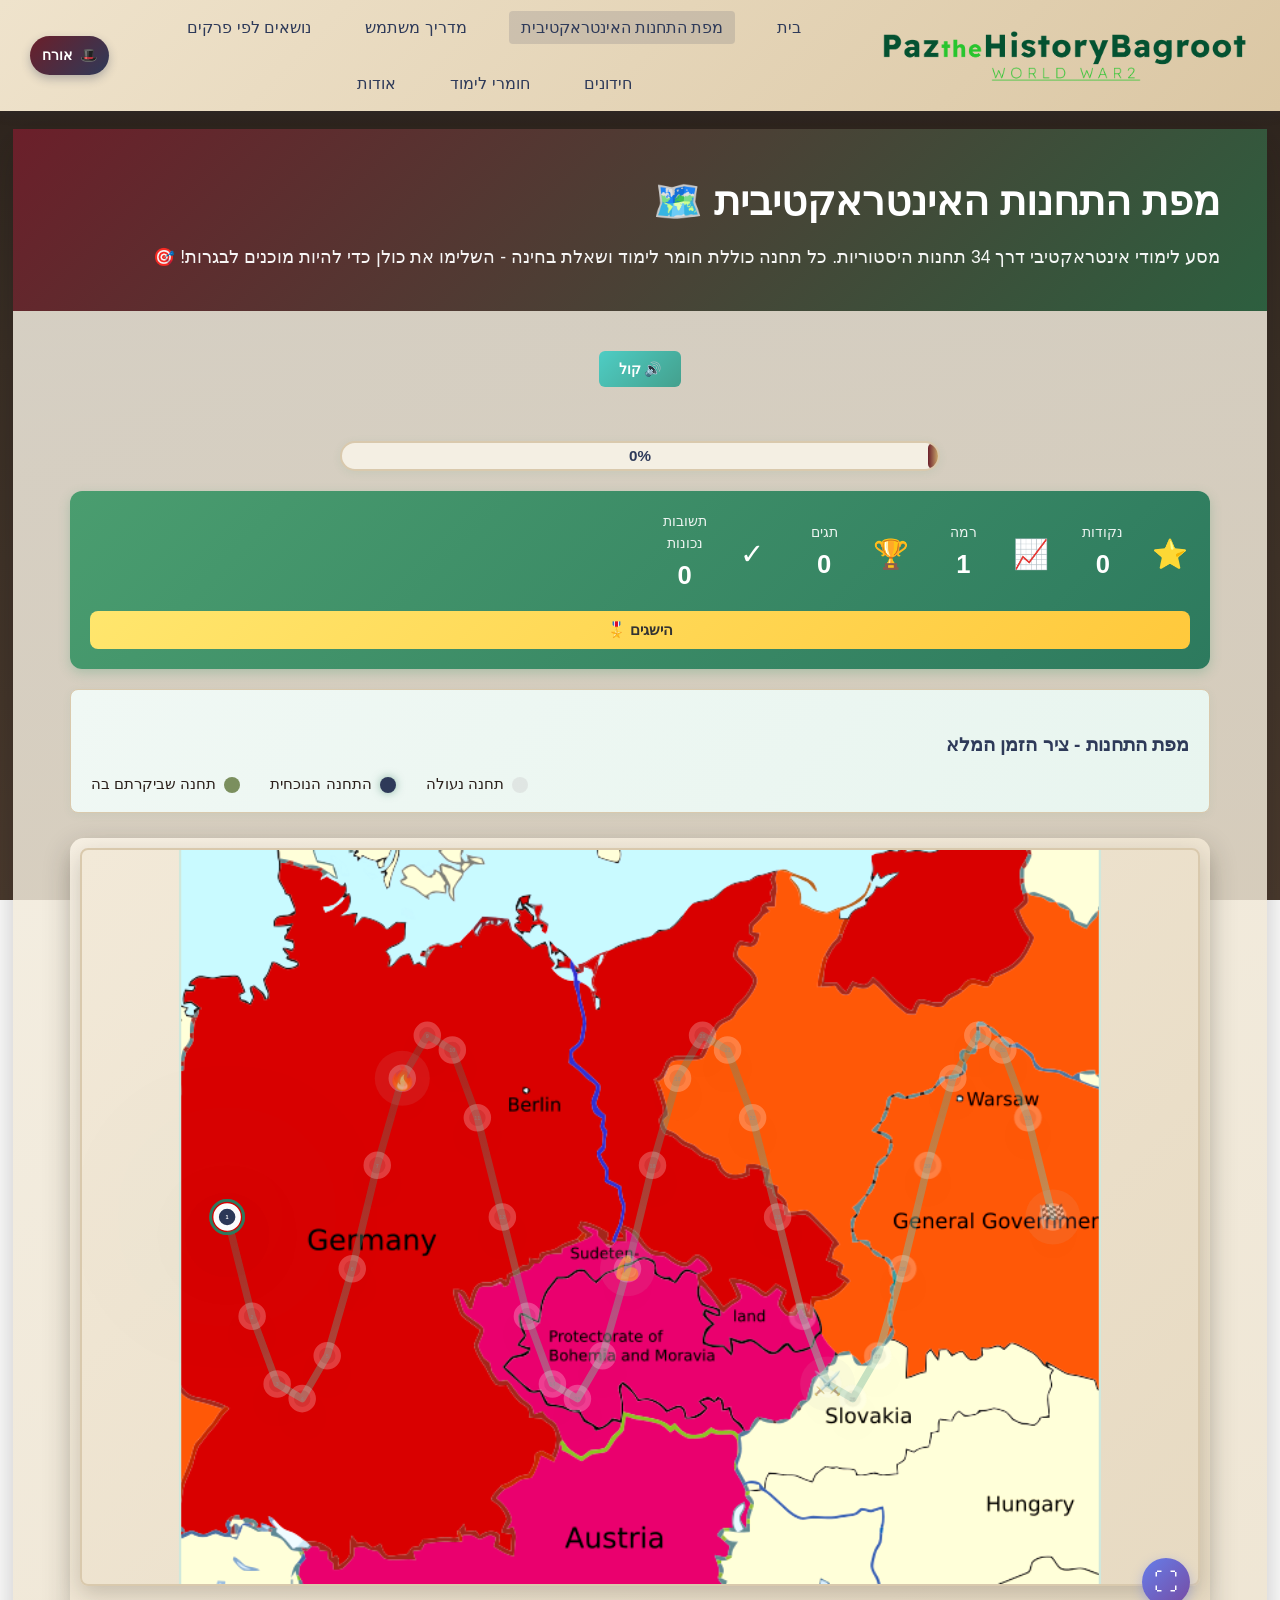
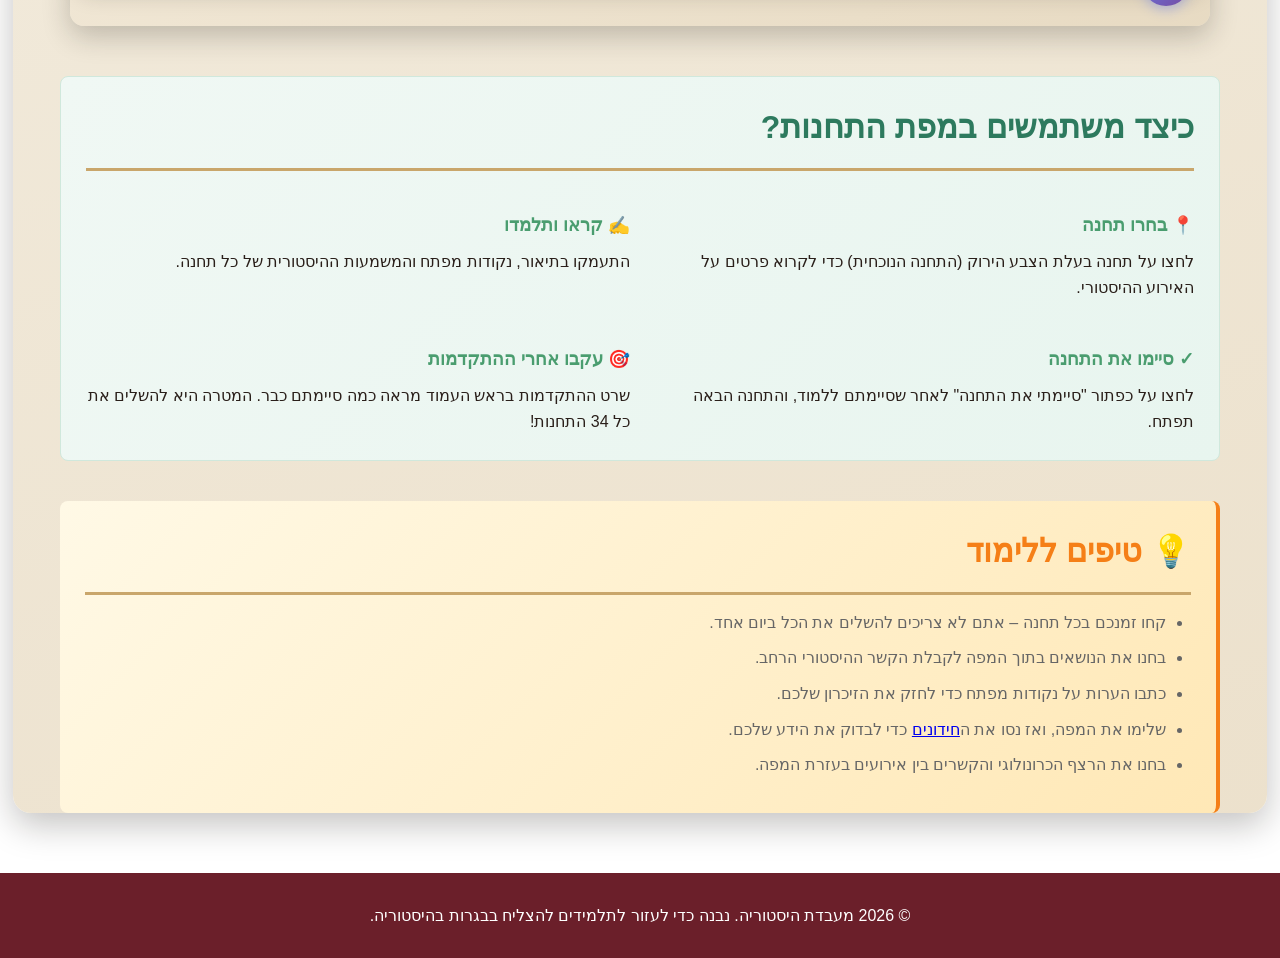
<file: timeline-map.html>
<!DOCTYPE html>
<html lang="he" dir="rtl">
<head>
  <meta charset="UTF-8">
  <meta name="viewport" content="width=device-width, initial-scale=1.0">
  <title>מפת התחנות האינטראקטיבית - לימוד מלחמת העולם השניה והשואה</title>
  <link rel="stylesheet" href="styles/style.css">
</head>

<body dir="rtl">
  <header class="main-header">
    <div class="header-container">
      <a href="index.html" class="logo-link">
        <img src="images/pazthehistorybagroot-high-resolution-logo-transparent.png" alt="PaztheHistoryBagroot" class="header-logo">
      </a>
      
      <nav class="main-nav">
        <ul>
          <li><a href="index.html">בית</a></li>
          <li><a href="timeline-map.html" class="active">מפת התחנות האינטראקטיבית</a></li>
          <li><a href="guide.html">מדריך משתמש</a></li>
          <li><a href="topics.html">נושאים לפי פרקים</a></li>
          <li><a href="quizzes.html">חידונים</a></li>
          <li><a href="study-materials.html">חומרי לימוד</a></li>
          <li><a href="about.html">אודות</a></li>
        </ul>
      </nav>
      
      <div class="header-actions">
        <div id="userProfileHeader" class="user-profile-header" style="display: none;">
          <a href="profile.html" class="profile-link">
            <span id="userProfileIcon">👤</span>
            <span id="userProfileName">משתמש</span>
          </a>
        </div>
      </div>
    </div>
  </header>

  <main>
    <section class="page-header">
      <div class="container">
        <h1>מפת התחנות האינטראקטיבית 🗺️</h1>
        <p>מסע לימודי אינטראקטיבי דרך 34 תחנות היסטוריות. כל תחנה כוללת חומר לימוד ושאלת בחינה - השלימו את כולן כדי להיות מוכנים לבגרות! 🎯</p>
      </div>
    </section>

    <section class="container">
      <div class="map-controls" style="text-align: center; margin: 20px 0; display: flex; justify-content: center; gap: 15px; flex-wrap: wrap;">
        <button id="fullscreenBtn" class="control-button" style="display: none; background: linear-gradient(135deg, #667eea 0%, #764ba2 100%); color: white; border: none; padding: 10px 20px; border-radius: 6px; cursor: pointer; font-weight: 600; font-size: 14px; transition: all 0.3s ease;" title="מצב מלא">⛶ מלא מסך</button>
        <button id="soundToggle" class="control-button" style="background: linear-gradient(135deg, #4ECDC4 0%, #44A08D 100%); color: white; border: none; padding: 10px 20px; border-radius: 6px; cursor: pointer; font-weight: 600; font-size: 14px; transition: all 0.3s ease;" title="הפעל/כבה קול">🔊 קול</button>
        <button class="reset-button" style="display: none;" id="resetBtn">אפס התקדמות</button>
      </div>

      <div id="mapContainer"></div>

      <section style="background: linear-gradient(135deg, #f0f8f4 0%, #e8f5ef 100%); border-radius: 8px; padding: 25px; margin-top: 40px; border: 1px solid #d0e8dc;">
        <h2 style="color: #2d7a5e; margin-bottom: 15px;">כיצד משתמשים במפת התחנות?</h2>
        <div style="display: grid; grid-template-columns: 1fr 1fr; gap: 20px; text-align: right;">
          <div>
            <h3 style="color: #4a9d6f; font-size: 1.1em; margin-bottom: 10px;">📍 בחרו תחנה</h3>
            <p>לחצו על תחנה בעלת הצבע הירוק (התחנה הנוכחית) כדי לקרוא פרטים על האירוע ההיסטורי.</p>
          </div>
          <div>
            <h3 style="color: #4a9d6f; font-size: 1.1em; margin-bottom: 10px;">✍️ קראו ותלמדו</h3>
            <p>התעמקו בתיאור, נקודות מפתח והמשמעות ההיסטורית של כל תחנה.</p>
          </div>
          <div>
            <h3 style="color: #4a9d6f; font-size: 1.1em; margin-bottom: 10px;">✓ סיימו את התחנה</h3>
            <p>לחצו על כפתור "סיימתי את התחנה" לאחר שסיימתם ללמוד, והתחנה הבאה תפתח.</p>
          </div>
          <div>
            <h3 style="color: #4a9d6f; font-size: 1.1em; margin-bottom: 10px;">🎯 עקבו אחרי ההתקדמות</h3>
            <p>שרט ההתקדמות בראש העמוד מראה כמה סיימתם כבר. המטרה היא להשלים את כל 34 התחנות!</p>
          </div>
        </div>
      </section>

      <section style="margin-top: 40px; background: linear-gradient(135deg, #fff9e6 0%, #ffe8b6 100%); border-radius: 8px; padding: 25px; border-right: 4px solid #f57f17;">
        <h2 style="color: #f57f17; margin-bottom: 15px;">💡 טיפים ללימוד</h2>
        <ul style="list-style-position: right; padding-right: 25px; color: #666;">
          <li style="margin-bottom: 10px;">קחו זמנכם בכל תחנה – אתם לא צריכים להשלים את הכל ביום אחד.</li>
          <li style="margin-bottom: 10px;">בחנו את הנושאים בתוך המפה לקבלת הקשר ההיסטורי הרחב.</li>
          <li style="margin-bottom: 10px;">כתבו הערות על נקודות מפתח כדי לחזק את הזיכרון שלכם.</li>
          <li style="margin-bottom: 10px;">שלימו את המפה, ואז נסו את ה<a href="quizzes.html">חידונים</a> כדי לבדוק את הידע שלכם.</li>
          <li style="margin-bottom: 10px;">בחנו את הרצף הכרונולוגי והקשרים בין אירועים בעזרת המפה.</li>
        </ul>
      </section>
    </section>
  </main>

  <footer>
    <div class="container">
      <p>&copy; 2026 מעבדת היסטוריה. נבנה כדי לעזור לתלמידים להצליח בבגרות בהיסטוריה.</p>
    </div>
  </footer>

  <script src="scripts/user-system.js"></script>
  <script src="scripts/sound-effects.js"></script>
  <script src="scripts/super-stations-data.js"></script>
  <script src="scripts/timeline-data-with-coordinates.js"></script>
  <script src="scripts/timeline-map.js"></script>
</body>
</html>
</file>
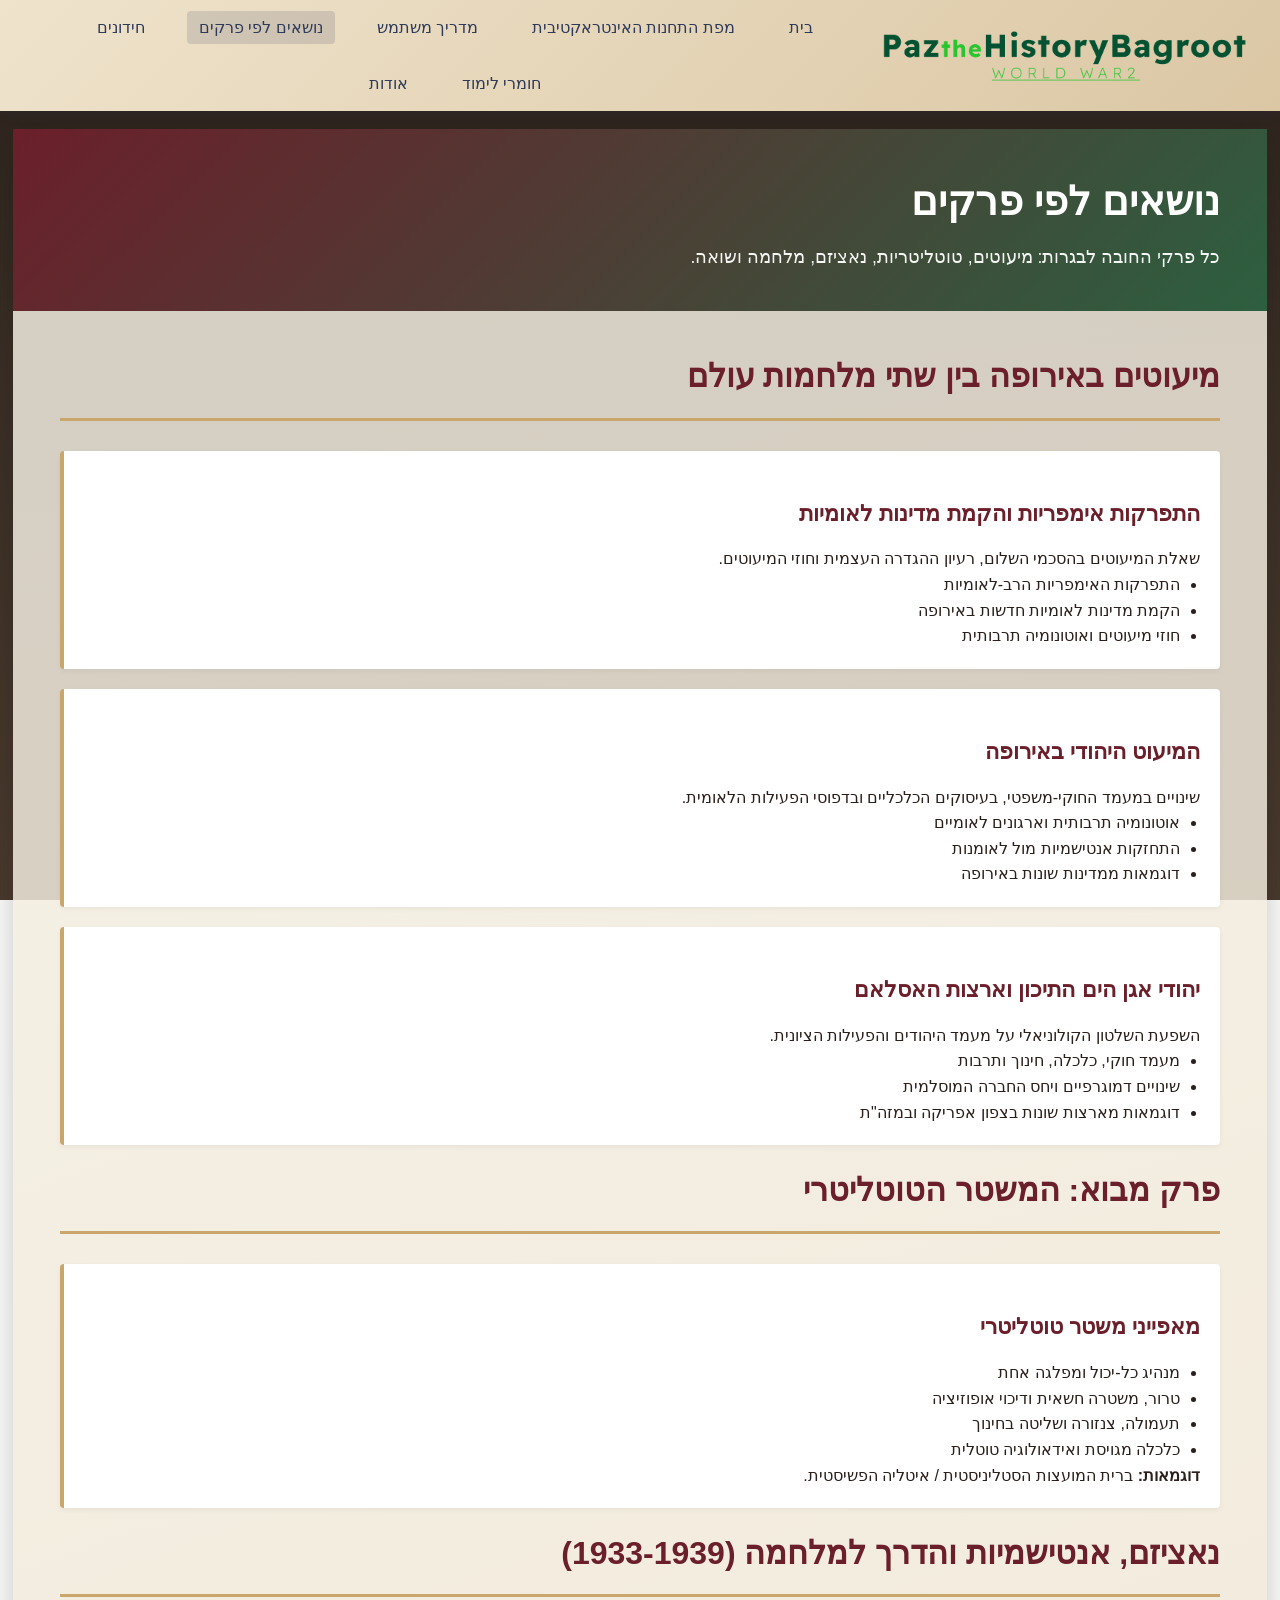
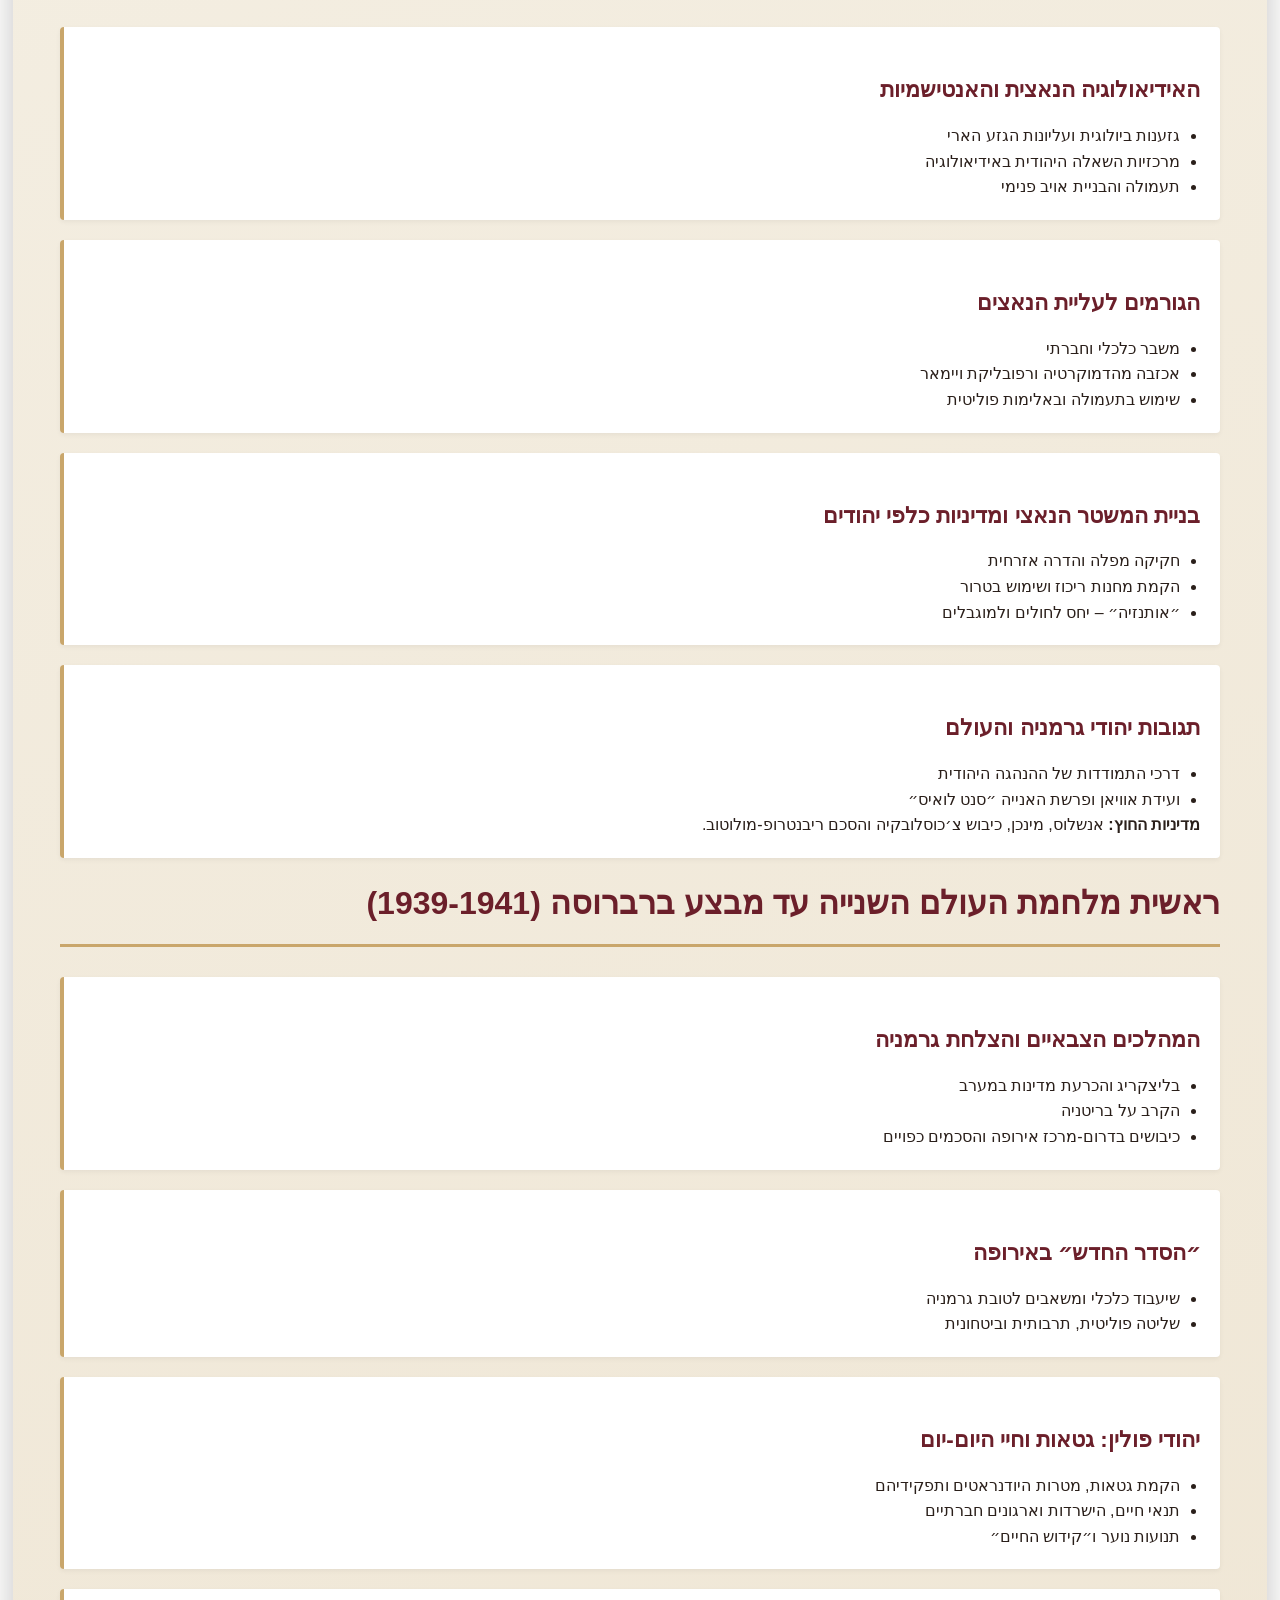
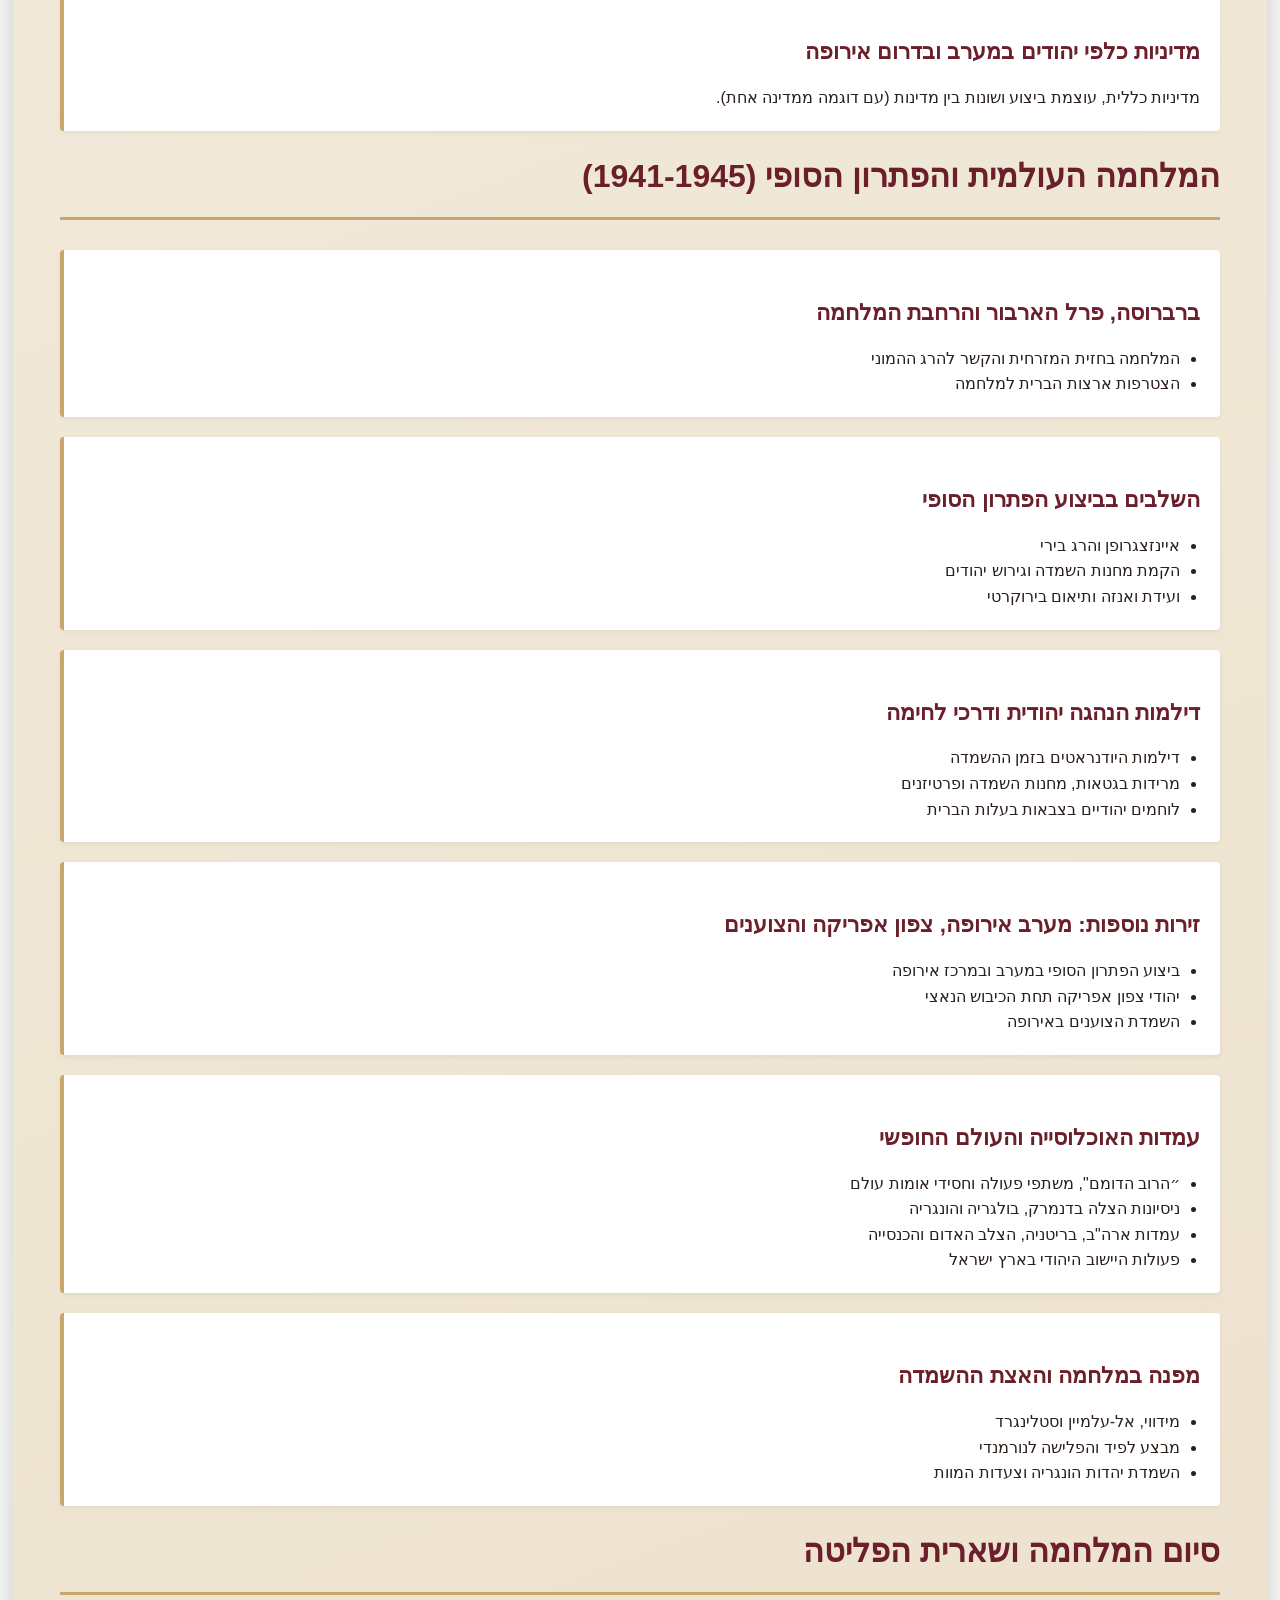
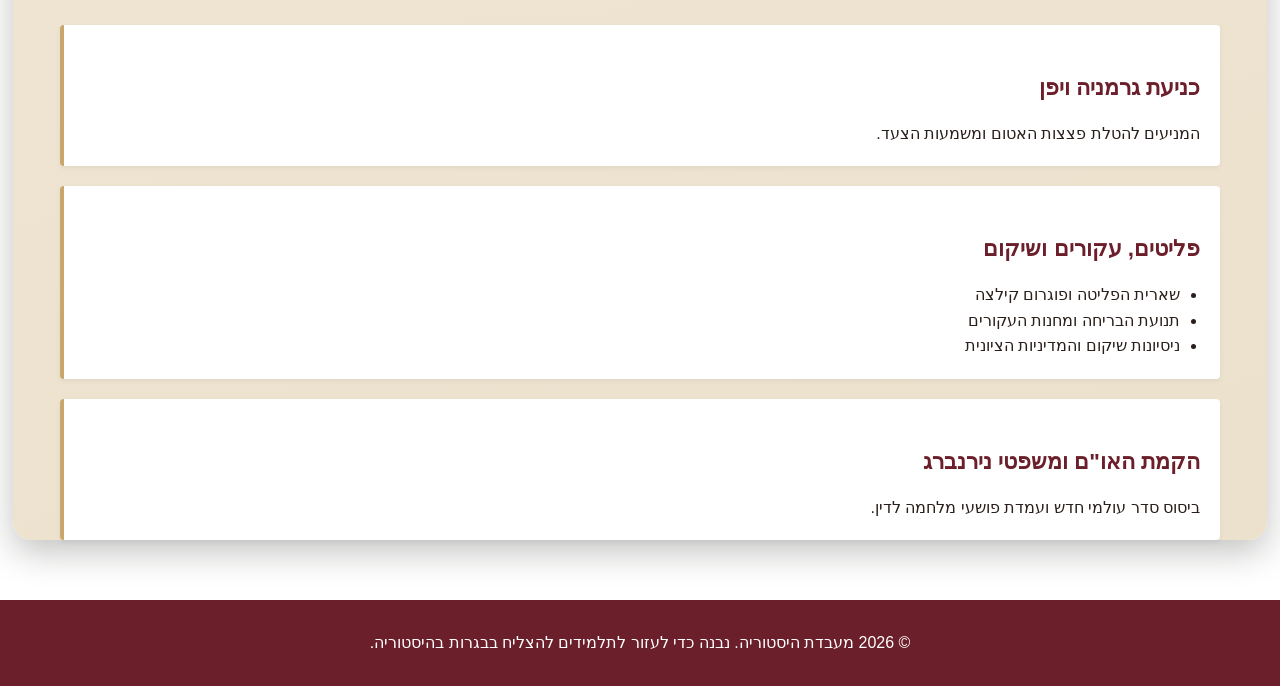
<file: topics.html>
<!DOCTYPE html>
<html lang="he" dir="rtl">
<head>
  <meta charset="UTF-8">
  <meta name="viewport" content="width=device-width, initial-scale=1.0">
  <title>נושאים לפי פרקים - מעבדת היסטוריה</title>
  <link rel="stylesheet" href="styles/style.css">
</head>

<body dir="rtl">
  <header class="main-header">
    <div class="header-container">
      <a href="index.html" class="logo-link">
        <img src="images/pazthehistorybagroot-high-resolution-logo-transparent.png" alt="PaztheHistoryBagroot" class="header-logo">
      </a>
      
      <nav class="main-nav">
        <ul>
          <li><a href="index.html">בית</a></li>
          <li><a href="timeline-map.html">מפת התחנות האינטראקטיבית</a></li>
          <li><a href="guide.html">מדריך משתמש</a></li>
          <li><a href="topics.html" class="active">נושאים לפי פרקים</a></li>
          <li><a href="quizzes.html">חידונים</a></li>
          <li><a href="study-materials.html">חומרי לימוד</a></li>
          <li><a href="about.html">אודות</a></li>
        </ul>
      </nav>
      
      <div class="header-actions">
        <div id="userProfileHeader" class="user-profile-header" style="display: none;">
          <a href="profile.html" class="profile-link">
            <span id="userProfileIcon">👤</span>
            <span id="userProfileName">משתמש</span>
          </a>
        </div>
        <div id="authButtons" class="auth-buttons" style="display: none;">
          <a href="auth.html" class="cta-button">התחברות</a>
        </div>
      </div>
    </div>
  </header>

  <main>
    <section class="page-header">
      <div class="container">
        <h1>נושאים לפי פרקים</h1>
        <p>כל פרקי החובה לבגרות: מיעוטים, טוטליטריות, נאציזם, מלחמה ושואה.</p>
      </div>
    </section>

    <section class="container">
      <!-- פרק 1: מיעוטים בין שתי מלחמות עולם -->
      <div class="era-section">
        <h2>מיעוטים באירופה בין שתי מלחמות עולם</h2>
        <div class="era-content">
          <div class="card">
            <h3>התפרקות אימפריות והקמת מדינות לאומיות</h3>
            <p>שאלת המיעוטים בהסכמי השלום, רעיון ההגדרה העצמית וחוזי המיעוטים.</p>
            <ul class="list-rtl">
              <li>התפרקות האימפריות הרב-לאומיות</li>
              <li>הקמת מדינות לאומיות חדשות באירופה</li>
              <li>חוזי מיעוטים ואוטונומיה תרבותית</li>
            </ul>
          </div>

          <div class="card">
            <h3>המיעוט היהודי באירופה</h3>
            <p>שינויים במעמד החוקי-משפטי, בעיסוקים הכלכליים ובדפוסי הפעילות הלאומית.</p>
            <ul class="list-rtl">
              <li>אוטונומיה תרבותית וארגונים לאומיים</li>
              <li>התחזקות אנטישמיות מול לאומנות</li>
              <li>דוגמאות ממדינות שונות באירופה</li>
            </ul>
          </div>

          <div class="card">
            <h3>יהודי אגן הים התיכון וארצות האסלאם</h3>
            <p>השפעת השלטון הקולוניאלי על מעמד היהודים והפעילות הציונית.</p>
            <ul class="list-rtl">
              <li>מעמד חוקי, כלכלה, חינוך ותרבות</li>
              <li>שינויים דמוגרפיים ויחס החברה המוסלמית</li>
              <li>דוגמאות מארצות שונות בצפון אפריקה ובמזה"ת</li>
            </ul>
          </div>
        </div>
      </div>

      <!-- פרק 2: מבוא – המשטר הטוטליטרי -->
      <div class="era-section">
        <h2>פרק מבוא: המשטר הטוטליטרי</h2>
        <div class="era-content">
          <div class="card">
            <h3>מאפייני משטר טוטליטרי</h3>
            <ul class="list-rtl">
              <li>מנהיג כל-יכול ומפלגה אחת</li>
              <li>טרור, משטרה חשאית ודיכוי אופוזיציה</li>
              <li>תעמולה, צנזורה ושליטה בחינוך</li>
              <li>כלכלה מגויסת ואידאולוגיה טוטלית</li>
            </ul>
            <p><strong>דוגמאות:</strong> ברית המועצות הסטליניסטית / איטליה הפשיסטית.</p>
          </div>
        </div>
      </div>

      <!-- פרק 3: נאציזם, אנטישמיות והדרך למלחמה (1933-1939) -->
      <div class="era-section">
        <h2>נאציזם, אנטישמיות והדרך למלחמה (1933-1939)</h2>
        <div class="era-content">
          <div class="card">
            <h3>האידיאולוגיה הנאצית והאנטישמיות</h3>
            <ul class="list-rtl">
              <li>גזענות ביולוגית ועליונות הגזע הארי</li>
              <li>מרכזיות השאלה היהודית באידיאולוגיה</li>
              <li>תעמולה והבניית אויב פנימי</li>
            </ul>
          </div>

          <div class="card">
            <h3>הגורמים לעליית הנאצים</h3>
            <ul class="list-rtl">
              <li>משבר כלכלי וחברתי</li>
              <li>אכזבה מהדמוקרטיה ורפובליקת ויימאר</li>
              <li>שימוש בתעמולה ובאלימות פוליטית</li>
            </ul>
          </div>

          <div class="card">
            <h3>בניית המשטר הנאצי ומדיניות כלפי יהודים</h3>
            <ul class="list-rtl">
              <li>חקיקה מפלה והדרה אזרחית</li>
              <li>הקמת מחנות ריכוז ושימוש בטרור</li>
              <li>״אותנזיה״ – יחס לחולים ולמוגבלים</li>
            </ul>
          </div>

          <div class="card">
            <h3>תגובות יהודי גרמניה והעולם</h3>
            <ul class="list-rtl">
              <li>דרכי התמודדות של ההנהגה היהודית</li>
              <li>ועידת אוויאן ופרשת האנייה ״סנט לואיס״</li>
            </ul>
            <p><strong>מדיניות החוץ:</strong> אנשלוס, מינכן, כיבוש צ׳כוסלובקיה והסכם ריבנטרופ-מולוטוב.</p>
          </div>
        </div>
      </div>

      <!-- פרק 4: ראשית מלחמת העולם השנייה עד ברברוסה -->
      <div class="era-section">
        <h2>ראשית מלחמת העולם השנייה עד מבצע ברברוסה (1939-1941)</h2>
        <div class="era-content">
          <div class="card">
            <h3>המהלכים הצבאיים והצלחת גרמניה</h3>
            <ul class="list-rtl">
              <li>בליצקריג והכרעת מדינות במערב</li>
              <li>הקרב על בריטניה</li>
              <li>כיבושים בדרום-מרכז אירופה והסכמים כפויים</li>
            </ul>
          </div>

          <div class="card">
            <h3>״הסדר החדש״ באירופה</h3>
            <ul class="list-rtl">
              <li>שיעבוד כלכלי ומשאבים לטובת גרמניה</li>
              <li>שליטה פוליטית, תרבותית וביטחונית</li>
            </ul>
          </div>

          <div class="card">
            <h3>יהודי פולין: גטאות וחיי היום-יום</h3>
            <ul class="list-rtl">
              <li>הקמת גטאות, מטרות היודנראטים ותפקידיהם</li>
              <li>תנאי חיים, הישרדות וארגונים חברתיים</li>
              <li>תנועות נוער ו״קידוש החיים״</li>
            </ul>
          </div>

          <div class="card">
            <h3>מדיניות כלפי יהודים במערב ובדרום אירופה</h3>
            <p>מדיניות כללית, עוצמת ביצוע ושונות בין מדינות (עם דוגמה ממדינה אחת).</p>
          </div>
        </div>
      </div>

      <!-- פרק 5: המלחמה העולמית והפתרון הסופי -->
      <div class="era-section">
        <h2>המלחמה העולמית והפתרון הסופי (1941-1945)</h2>
        <div class="era-content">
          <div class="card">
            <h3>ברברוסה, פרל הארבור והרחבת המלחמה</h3>
            <ul class="list-rtl">
              <li>המלחמה בחזית המזרחית והקשר להרג ההמוני</li>
              <li>הצטרפות ארצות הברית למלחמה</li>
            </ul>
          </div>

          <div class="card">
            <h3>השלבים בביצוע הפתרון הסופי</h3>
            <ul class="list-rtl">
              <li>איינזצגרופן והרג בירי</li>
              <li>הקמת מחנות השמדה וגירוש יהודים</li>
              <li>ועידת ואנזה ותיאום בירוקרטי</li>
            </ul>
          </div>

          <div class="card">
            <h3>דילמות הנהגה יהודית ודרכי לחימה</h3>
            <ul class="list-rtl">
              <li>דילמות היודנראטים בזמן ההשמדה</li>
              <li>מרידות בגטאות, מחנות השמדה ופרטיזנים</li>
              <li>לוחמים יהודיים בצבאות בעלות הברית</li>
            </ul>
          </div>

          <div class="card">
            <h3>זירות נוספות: מערב אירופה, צפון אפריקה והצוענים</h3>
            <ul class="list-rtl">
              <li>ביצוע הפתרון הסופי במערב ובמרכז אירופה</li>
              <li>יהודי צפון אפריקה תחת הכיבוש הנאצי</li>
              <li>השמדת הצוענים באירופה</li>
            </ul>
          </div>

          <div class="card">
            <h3>עמדות האוכלוסייה והעולם החופשי</h3>
            <ul class="list-rtl">
              <li>״הרוב הדומם", משתפי פעולה וחסידי אומות עולם</li>
              <li>ניסיונות הצלה בדנמרק, בולגריה והונגריה</li>
              <li>עמדות ארה"ב, בריטניה, הצלב האדום והכנסייה</li>
              <li>פעולות היישוב היהודי בארץ ישראל</li>
            </ul>
          </div>

          <div class="card">
            <h3>מפנה במלחמה והאצת ההשמדה</h3>
            <ul class="list-rtl">
              <li>מידווי, אל-עלמיין וסטלינגרד</li>
              <li>מבצע לפיד והפלישה לנורמנדי</li>
              <li>השמדת יהדות הונגריה וצעדות המוות</li>
            </ul>
          </div>
        </div>
      </div>

      <!-- פרק 6: סיום המלחמה ושארית הפליטה -->
      <div class="era-section">
        <h2>סיום המלחמה ושארית הפליטה</h2>
        <div class="era-content">
          <div class="card">
            <h3>כניעת גרמניה ויפן</h3>
            <p>המניעים להטלת פצצות האטום ומשמעות הצעד.</p>
          </div>

          <div class="card">
            <h3>פליטים, עקורים ושיקום</h3>
            <ul class="list-rtl">
              <li>שארית הפליטה ופוגרום קילצה</li>
              <li>תנועת הבריחה ומחנות העקורים</li>
              <li>ניסיונות שיקום והמדיניות הציונית</li>
            </ul>
          </div>

          <div class="card">
            <h3>הקמת האו"ם ומשפטי נירנברג</h3>
            <p>ביסוס סדר עולמי חדש ועמדת פושעי מלחמה לדין.</p>
          </div>
        </div>
      </div>
    </section>
  </main>

  <footer>
    <div class="container">
      <p>&copy; 2026 מעבדת היסטוריה. נבנה כדי לעזור לתלמידים להצליח בבגרות בהיסטוריה.</p>
    </div>
  </footer>

  <script src="scripts/main.js"></script>
</body>
</html>
</file>
<file: styles/style.css>
/* Reset & Base Styles */
* {
  margin: 0;
  padding: 0;
  box-sizing: border-box;
}

:root {
  --primary-color: #6b1f2a;
  --secondary-color: #c9a66b;
  --accent-color: #2e3a59;
  --light-bg: #f4efe3;
  --text-dark: #2a1f1a;
  --text-light: #6d5b4f;
  --border-color: #d9c9ad;
  --success-color: #7b8f5e;
  --warning-color: #b4442a;
}

html {
  scroll-behavior: smooth;
}

body {
  font-family: 'Segoe UI', Tahoma, Geneva, Verdana, sans-serif;
  line-height: 1.6;
  color: var(--text-dark);
  background: linear-gradient(180deg, #2a211b 0%, #3a2f26 40%, #4a3a2e 100%) fixed;
  direction: rtl;
  text-align: right;
}

body:not(.home-page) main {
  background: linear-gradient(160deg, rgba(244, 239, 227, 0.84) 0%, rgba(233, 220, 196, 0.86) 100%);
  border-radius: 18px;
  margin: 18px auto 0;
  width: min(98%, 1500px);
  box-shadow: 0 12px 34px rgba(20, 14, 12, 0.25);
}

.timeline-map-page .container {
  max-width: 100%;
  width: 100%;
  padding: 0 14px;
}

.timeline-map-page main {
  width: min(99%, 1700px);
}

/* Home page global background video */
.home-page {
  background: linear-gradient(180deg, #1a1410 0%, #2a211b 30%, #352a22 60%, #2e2520 100%) fixed;
}

.home-page main,
.home-page footer {
  position: relative;
  z-index: 1;
}

/* Container & Layout */
.container {
  max-width: 1200px;
  margin: 0 auto;
  padding: 0 20px;
}

/* Header Styles */
.main-header {
  background: linear-gradient(135deg, #efe3cc 0%, #dbc7a4 100%);
  color: var(--accent-color);
  padding: 15px 0;
  position: sticky;
  top: 0;
  z-index: 100;
  box-shadow: 0 2px 12px rgba(46, 58, 89, 0.18);
}

.header-container {
  display: flex;
  justify-content: space-between;
  align-items: center;
  padding: 0 30px;
  width: 100%;
  max-width: 100%;
}

.logo-link {
  display: flex;
  align-items: center;
}

.header-logo {
  height: 50px;
  width: auto;
  transition: transform 0.3s ease;
}

.logo-link:hover .header-logo {
  transform: scale(1.05);
}

.logo-link:hover {
  text-decoration: none;
}

.user-profile-header {
  display: flex;
  align-items: center;
  gap: 10px;
  padding: 8px 12px;
  background: linear-gradient(135deg, #6b1f2a 0%, #2e3a59 100%);
  border-radius: 20px;
  box-shadow: 0 4px 10px rgba(46, 58, 89, 0.3);
}

.profile-link {
  display: flex;
  align-items: center;
  gap: 8px;
  color: white;
  text-decoration: none;
  font-weight: 600;
  font-size: 14px;
  transition: all 0.3s ease;
}

.profile-link:hover {
  transform: scale(1.05);
  text-decoration: none;
}

/* כפתור פרופיל עגול בכותרת */
.profile-link.profile-circle {
  width: 44px;
  height: 44px;
  min-width: 44px;
  min-height: 44px;
  border-radius: 50%;
  padding: 0;
  justify-content: center;
  font-size: 22px;
  box-shadow: 0 2px 8px rgba(0, 0, 0, 0.15);
}
.profile-link.profile-circle #userProfileName {
  display: none;
}

.header-actions {
  display: flex;
  align-items: center;
  gap: 15px;
  min-width: fit-content;
}

.header-logout-link {
  color: var(--accent-color);
  font-weight: 600;
  text-decoration: none;
  margin-right: 8px;
}

.header-logout-link:hover {
  text-decoration: underline;
}

.auth-buttons {
  display: flex;
  gap: 10px;
  align-items: center;
}

.auth-buttons .cta-button {
  padding: 8px 16px;
  font-size: 14px;
  margin: 0;
  white-space: nowrap;
}

.logo h1 {
  font-size: 1.8em;
  margin-bottom: 3px;
}

.tagline {
  font-size: 0.85em;
  opacity: 0.9;
  font-style: italic;
}

.main-nav {
  flex: 1;
  display: flex;
  justify-content: center;
  margin: 0 20px;
}

.main-nav ul {
  display: flex;
  list-style: none;
  gap: 30px;
  flex-wrap: wrap;
  justify-content: center;
}

.main-nav a {
  color: var(--accent-color);
  text-decoration: none;
  font-weight: 500;
  padding: 8px 12px;
  border-radius: 4px;
  transition: all 0.3s ease;
}

.main-nav a:hover,
.main-nav a.active {
  background-color: rgba(46, 58, 89, 0.15);
  color: var(--accent-color);
}

/* Hero Section */
.hero {
  background: linear-gradient(135deg, rgba(20, 16, 14, 0.7) 0%, rgba(34, 28, 23, 0.72) 100%),
              url('/images/hero-bg.jpg') center/cover;
  color: white;
  padding: 100px 20px;
  text-align: center;
  margin-bottom: 50px;
  position: relative;
  overflow: hidden;
  min-height: 500px;
}

.home-page .hero {
  background: linear-gradient(135deg, #2a211b 0%, #1e1814 50%, #352218 100%);
  color: #f4e1b8;
}

.hero::before {
  content: "";
  position: absolute;
  inset: 0;
  background: linear-gradient(120deg, rgba(20, 14, 12, 0.62) 0%, rgba(38, 30, 21, 0.55) 100%);
  z-index: 1;
}

.home-page .hero::before {
  background: linear-gradient(120deg, rgba(26, 20, 16, 0.85) 0%, rgba(42, 33, 27, 0.8) 100%);
}

.hero-video {
  position: absolute;
  inset: 0;
  width: 100%;
  height: 100%;
  object-fit: cover;
  z-index: 0;
  filter: brightness(0.45) contrast(1.05) saturate(0.7);
}

.hero-background {
  position: absolute;
  top: 0;
  left: 0;
  right: 0;
  bottom: 0;
  opacity: 0.25;
  z-index: 2;
}

.home-page .hero-background {
  background: linear-gradient(160deg, rgba(42, 33, 27, 0.4) 0%, rgba(26, 20, 16, 0.5) 100%);
  opacity: 1;
}

.floater {
  position: absolute;
  border-radius: 50%;
  opacity: 0.15;
  animation: float 6s ease-in-out infinite;
}

.floater-1 {
  width: 150px;
  height: 150px;
  background: #52b788;
  top: 10%;
  left: 5%;
  animation-delay: 0s;
}

.floater-2 {
  width: 100px;
  height: 100px;
  background: #74c69d;
  top: 60%;
  right: 10%;
  animation-delay: 2s;
}

.floater-3 {
  width: 200px;
  height: 200px;
  background: #40916c;
  bottom: 5%;
  left: 15%;
  animation-delay: 4s;
}

.floater-4 {
  width: 120px;
  height: 120px;
  background: #52b788;
  top: 20%;
  right: 5%;
  animation-delay: 1s;
}

@keyframes float {
  0%, 100% {
    transform: translateY(0px) rotate(0deg);
  }
  50% {
    transform: translateY(-30px) rotate(180deg);
  }
}

.plane {
  position: absolute;
  font-size: 4em;
  opacity: 0.4;
  animation: flyAcross 20s linear infinite;
}

.plane-1 {
  top: 20%;
  animation-delay: 0s;
}

.plane-2 {
  top: 70%;
  animation-delay: 10s;
}

@keyframes flyAcross {
  from {
    right: -100px;
  }
  to {
    right: 100%;
  }
}

.hero-content {
  position: relative;
  z-index: 3;
  animation: fadeInUp 1s ease-out;
}

@keyframes fadeInUp {
  from {
    opacity: 0;
    transform: translateY(30px);
  }
  to {
    opacity: 1;
    transform: translateY(0);
  }
}

.hero-content h2 {
  font-size: 4.5em;
  margin-bottom: 15px;
  font-weight: bold;
  color: #f4e1b8;
  text-shadow: 
    0 0 10px rgba(43, 28, 21, 0.7),
    0 0 22px rgba(107, 31, 42, 0.45),
    0 0 34px rgba(46, 58, 89, 0.3);
  animation: slideInDown 0.8s ease-out;
  transition: all 0.3s ease;
  cursor: pointer;
}

.hero-content h2:hover {
  transform: scale(1.08) translateY(-10px);
  text-shadow: 
    0 0 15px rgba(107, 31, 42, 0.8),
    0 0 30px rgba(46, 58, 89, 0.55),
    0 0 45px rgba(201, 166, 107, 0.35);
}

@keyframes slideInDown {
  from {
    opacity: 0;
    transform: translateY(-50px);
  }
  to {
    opacity: 1;
    transform: translateY(0);
  }
}

.hero-content p {
  font-size: 1.3em;
  margin-bottom: 30px;
  opacity: 0.95;
  animation: slideInUp 1s ease-out;
}

@keyframes slideInUp {
  from {
    opacity: 0;
    transform: translateY(30px);
  }
  to {
    opacity: 1;
    transform: translateY(0);
  }
}

.cta-button {
  display: inline-block;
  background: linear-gradient(135deg, #d6b781 0%, #b18b53 100%);
  color: #2a1f1a;
  padding: 15px 40px;
  font-size: 1.1em;
  border-radius: 50px;
  text-decoration: none;
  font-weight: bold;
  transition: all 0.3s ease;
  cursor: pointer;
  border: none;
}

.cta-button:hover {
  background: linear-gradient(135deg, #e1c693 0%, #bf985f 100%);
  transform: translateY(-3px);
  box-shadow: 0 5px 15px rgba(0, 0, 0, 0.2);
}

/* Features Section */
.features {
  padding: 60px 0;
  background-color: white;
}

.home-page .features {
  background: linear-gradient(180deg, rgba(42, 33, 27, 0.97) 0%, rgba(38, 30, 24, 0.98) 100%);
  backdrop-filter: blur(4px);
}

.features h2 {
  text-align: center;
  font-size: 2.2em;
  margin-bottom: 50px;
  color: var(--primary-color);
}

.features-grid {
  display: grid;
  grid-template-columns: repeat(auto-fit, minmax(280px, 1fr));
  gap: 30px;
}

.figures-grid {
  display: grid;
  grid-template-columns: repeat(auto-fit, minmax(280px, 1fr));
  gap: 30px;
}

.figure-card {
  display: block;
  text-decoration: none;
  color: inherit;
  transition: transform 0.3s ease;
}

.figure-card:hover {
  transform: translateY(-5px);
}

.figure-card .card {
  height: 100%;
  display: flex;
  flex-direction: column;
}

.figure-img {
  width: 150px;
  height: 150px;
  object-fit: cover;
  object-position: center top;
  border-radius: 50%;
  margin: 0 auto 15px auto;
  display: block;
  border: 3px solid var(--secondary-color);
}

.feature-card {
  background: white;
  border: 2px solid var(--border-color);
  border-radius: 8px;
  padding: 30px;
  text-align: center;
  transition: all 0.3s ease;
  cursor: pointer;
}

.feature-card:hover {
  border-color: var(--secondary-color);
  box-shadow: 0 10px 25px rgba(0, 0, 0, 0.1);
  transform: translateY(-5px);
}

.feature-card.featured {
  background: linear-gradient(135deg, #f8f1e4 0%, #efe2cb 100%);
  border: 3px solid var(--primary-color);
  box-shadow: 0 8px 20px rgba(107, 31, 42, 0.18);
  position: relative;
  overflow: hidden;
}

.feature-card.featured::before {
  content: '⭐ המלצת האתר';
  position: absolute;
  top: 20px;
  right: 20px;
  background: linear-gradient(135deg, #6b1f2a 0%, #2e3a59 100%);
  color: white;
  padding: 6px 12px;
  font-size: 0.8em;
  font-weight: bold;
  border-radius: 6px;
  box-shadow: 0 2px 8px rgba(0, 0, 0, 0.2);
  transform: none;
}

.feature-card.featured:hover {
  border-color: var(--accent-color);
  box-shadow: 0 12px 30px rgba(46, 58, 89, 0.28);
  transform: translateY(-8px) scale(1.02);
}

.feature-card.featured .feature-icon {
  font-size: 3.5em;
  animation: none;
}

@keyframes pulse {
  0%, 100% { transform: scale(1); }
  50% { transform: scale(1.1); }
}

.feature-icon {
  font-size: 3em;
  margin-bottom: 15px;
}

.feature-card h3 {
  color: var(--primary-color);
  margin-bottom: 15px;
  font-size: 1.4em;
}

.feature-card p {
  color: var(--text-light);
  margin-bottom: 20px;
  line-height: 1.7;
}

.feature-link {
  color: var(--secondary-color);
  text-decoration: none;
  font-weight: bold;
  transition: all 0.3s ease;
}

.feature-link:hover {
  color: var(--accent-color);
}

/* Quick Start Section */
.quick-start {
  background-color: var(--light-bg);
  padding: 60px 0;
  text-align: center;
}

.home-page .quick-start {
  background: linear-gradient(180deg, rgba(38, 30, 24, 0.98) 0%, rgba(42, 33, 27, 0.97) 100%);
  backdrop-filter: blur(4px);
}

.home-page .features h2,
.home-page .quick-start h2 {
  color: #f4e1b8;
  text-shadow: 0 2px 10px rgba(20, 14, 12, 0.65);
}

.home-page .feature-card {
  background: linear-gradient(145deg, rgba(62, 48, 38, 0.95) 0%, rgba(52, 40, 32, 0.98) 100%);
  border-color: rgba(201, 166, 107, 0.4);
  color: #e8dcc8;
}
.home-page .feature-card h3,
.home-page .feature-card p,
.home-page .feature-card .feature-link {
  color: #e8dcc8;
}
.home-page .feature-card .feature-link:hover {
  color: var(--secondary-color);
}
.home-page .feature-card.featured {
  background: linear-gradient(145deg, rgba(107, 31, 42, 0.35) 0%, rgba(46, 58, 89, 0.4) 100%);
  border-color: var(--secondary-color);
}
.home-page .feature-card.featured h3,
.home-page .feature-card.featured p {
  color: #f4e1b8;
}

.quick-start h2 {
  font-size: 2.2em;
  margin-bottom: 40px;
  color: var(--primary-color);
}

.quick-start-buttons {
  display: flex;
  justify-content: center;
  gap: 20px;
  flex-wrap: wrap;
}

.start-button {
  background-color: var(--primary-color);
  color: white;
  border: none;
  padding: 25px 35px;
  border-radius: 8px;
  font-size: 1.1em;
  font-weight: bold;
  cursor: pointer;
  transition: all 0.3s ease;
  display: flex;
  align-items: center;
  gap: 12px;
}

.start-button:hover {
  background-color: var(--accent-color);
  transform: scale(105%);
}

.button-number {
  background-color: var(--secondary-color);
  color: var(--primary-color);
  width: 35px;
  height: 35px;
  border-radius: 50%;
  display: flex;
  align-items: center;
  justify-content: center;
  font-weight: bold;
}

/* Footer */
footer {
  background-color: var(--primary-color);
  color: white;
  text-align: center;
  padding: 30px 0;
  margin-top: 60px;
}

/* Main Content */
main {
  min-height: calc(100vh - 200px);
}

/* Utility Classes */
.active {
  color: var(--secondary-color);
}

/* Responsive Design */
@media (max-width: 768px) {
  .header-container {
    flex-wrap: wrap;
    padding: 12px 20px;
  }

  .logo-link {
    order: 1;
  }

  .main-nav {
    order: 3;
    flex-basis: 100%;
    margin: 10px 0 0 0;
  }

  .main-nav ul {
    gap: 15px;
    justify-content: center;
    flex-wrap: wrap;
  }

  .main-nav a {
    font-size: 13px;
    padding: 6px 8px;
  }

  .header-actions {
    order: 2;
  }

  .header-logo {
    height: 40px;
  }

  .hero-content h2 {
    font-size: 2em;
  }

  .hero-content p {
    font-size: 1.1em;
  }

  .quick-start-buttons {
    flex-direction: column;
  }

  .start-button {
    justify-content: center;
  }
}

@media (max-width: 480px) {
  .header-container {
    padding: 10px 15px;
    gap: 8px;
  }

  .logo-link {
    order: 1;
  }

  .header-logo {
    height: 35px;
  }

  .main-nav {
    order: 3;
    flex-basis: 100%;
    margin: 8px 0 0 0;
  }

  .main-nav ul {
    gap: 10px;
    font-size: 12px;
  }

  .main-nav a {
    font-size: 12px;
    padding: 5px 6px;
  }

  .header-actions {
    order: 2;
    gap: 10px;
  }

  .auth-buttons .cta-button {
    padding: 6px 12px;
    font-size: 12px;
  }

  .profile-link {
    font-size: 12px;
    gap: 5px;
  }
}

/* Page Content Styles */
.page-header {
  background: linear-gradient(135deg, var(--primary-color) 0%, #2d5f3f 100%);
  color: white;
  padding: 40px 0;
  margin-bottom: 40px;
}

.page-header h1 {
  font-size: 2.5em;
  margin-bottom: 10px;
}

.page-header p {
  font-size: 1.1em;
  opacity: 0.95;
}

/* Section Styles */
section {
  margin-bottom: 40px;
}

section h2 {
  color: var(--primary-color);
  font-size: 2em;
  margin-bottom: 30px;
  border-bottom: 3px solid var(--secondary-color);
  padding-bottom: 15px;
}

section h3 {
  color: var(--primary-color);
  font-size: 1.4em;
  margin-top: 25px;
  margin-bottom: 15px;
}

/* Card Styles */
.card {
  background: white;
  border-left: 4px solid var(--secondary-color);
  padding: 20px;
  margin-bottom: 20px;
  border-radius: 4px;
  box-shadow: 0 2px 5px rgba(0, 0, 0, 0.05);
}

.card:hover {
  box-shadow: 0 5px 15px rgba(0, 0, 0, 0.1);
  transition: all 0.3s ease;
}

.essay-card {
  cursor: pointer;
  position: relative;
}

.essay-card::after {
  content: "▼";
  position: absolute;
  left: 20px;
  top: 20px;
  font-size: 0.9em;
  color: var(--secondary-color);
  transition: transform 0.3s ease;
}

.essay-card.expanded::after {
  transform: rotate(180deg);
}

.essay-answer {
  max-height: 0;
  overflow: hidden;
  transition: max-height 0.5s ease;
  margin-top: 0;
}

.essay-card.expanded .essay-answer {
  max-height: 1000px;
  margin-top: 15px;
  padding-top: 15px;
  border-top: 2px solid var(--secondary-color);
}

.essay-answer p {
  margin-bottom: 10px;
  line-height: 1.8;
}

/* Button Styles */
.btn {
  display: inline-block;
  padding: 12px 25px;
  border-radius: 4px;
  text-decoration: none;
  font-weight: bold;
  transition: all 0.3s ease;
  border: none;
  cursor: pointer;
}

.btn-primary {
  background-color: var(--primary-color);
  color: white;
}

.btn-primary:hover {
  background-color: var(--accent-color);
}

.btn-secondary {
  background-color: var(--secondary-color);
  color: var(--primary-color);
}

.btn-secondary:hover {
  background-color: #e8c394;
}

.btn-success {
  background-color: var(--success-color);
  color: white;
}

.btn-success:hover {
  background-color: #229954;
}

/* Timeline Styles */
.timeline {
  position: relative;
  padding: 20px 0;
}

.timeline-item {
  margin-bottom: 50px;
  padding-left: 50px;
  position: relative;
}

.timeline-item::before {
  content: '';
  position: absolute;
  left: 0;
  top: 0;
  width: 30px;
  height: 30px;
  background-color: var(--secondary-color);
  border-radius: 50%;
  border: 3px solid var(--primary-color);
}

.timeline-item::after {
  content: '';
  position: absolute;
  left: 14px;
  top: 30px;
  width: 2px;
  height: 50px;
  background-color: var(--border-color);
}

.timeline-item:last-child::after {
  display: none;
}

/* RTL adjustments */
body[dir="rtl"] .timeline-item {
  padding-right: 50px;
  padding-left: 0;
}

body[dir="rtl"] .timeline-item::before {
  right: 0;
  left: auto;
}

body[dir="rtl"] .timeline-item::after {
  right: 14px;
  left: auto;
}

.list-rtl {
  padding-right: 20px;
  padding-left: 0;
}

.timeline-points {
  padding-right: 20px;
  padding-left: 0;
  margin: 0;
}

.detail-significance {
  margin-top: 15px;
  padding: 10px;
  background-color: #f5f5f5;
  border-right: 3px solid var(--secondary-color);
  border-left: none;
}

.timeline-item h4 {
  color: var(--primary-color);
  margin-bottom: 5px;
}

.timeline-item .date {
  color: var(--secondary-color);
  font-weight: bold;
  font-size: 0.9em;
}

/* Quiz Styles */
.quiz-container {
  background: white;
  border-radius: 8px;
  padding: 30px;
  margin-bottom: 30px;
  box-shadow: 0 2px 10px rgba(0, 0, 0, 0.1);
}

.question {
  margin-bottom: 25px;
}

.question h4 {
  color: var(--primary-color);
  margin-bottom: 15px;
  font-size: 1.1em;
}

.option {
  background-color: var(--light-bg);
  border: 2px solid var(--border-color);
  padding: 12px 15px;
  margin-bottom: 10px;
  border-radius: 4px;
  cursor: pointer;
  transition: all 0.3s ease;
  display: flex;
  align-items: flex-start;
  gap: 10px;
  word-wrap: break-word;
  overflow-wrap: break-word;
}

.option:hover {
  border-color: var(--secondary-color);
  background-color: rgba(212, 165, 116, 0.1);
}

.option input[type="radio"] {
  margin-top: 3px;
  flex-shrink: 0;
}

.option.selected {
  background-color: rgba(212, 165, 116, 0.2);
  border-color: var(--secondary-color);
}

.option.correct {
  background-color: rgba(39, 174, 96, 0.2);
  border-color: var(--success-color);
}

.option.incorrect {
  background-color: rgba(231, 76, 60, 0.2);
  border-color: var(--warning-color);
}

/* Table Styles */
table {
  width: 100%;
  border-collapse: collapse;
  margin: 20px 0;
}

table th {
  background-color: var(--primary-color);
  color: white;
  padding: 15px;
  text-align: left;
}

table td {
  padding: 12px 15px;
  border-bottom: 1px solid var(--border-color);
}

table tr:hover {
  background-color: var(--light-bg);
}

table td a {
  color: var(--primary-color);
  text-decoration: none;
  font-weight: 500;
  transition: color 0.3s ease;
}

table td a:hover {
  color: var(--accent-color);
  text-decoration: underline;
}

/* Timeline Map Styles */
.timeline-map-intro {
  text-align: center;
  margin: 40px 0;
}

.timeline-map-intro h2 {
  color: var(--primary-color);
  margin-bottom: 10px;
}

.timeline-map-intro p {
  color: var(--text-light);
  font-size: 1.1em;
}

.map-container {
  margin: 40px 0;
  border-radius: 12px;
  overflow: hidden;
  box-shadow: 0 5px 20px rgba(0, 0, 0, 0.1);
  background: #f5f5f5;
}

.europe-map-wrapper {
  position: relative;
  width: 100%;
  padding-bottom: 66.67%;
  background: #e8f5f0;
}

.europe-map {
  position: absolute;
  top: 0;
  left: 0;
  width: 100%;
  height: 100%;
  object-fit: cover;
}

.stations-overlay {
  position: absolute;
  top: 0;
  left: 0;
  width: 100%;
  height: 100%;
  z-index: 10;
}

.station-marker {
  position: absolute;
  width: 50px;
  height: 50px;
  border-radius: 50%;
  display: flex;
  align-items: center;
  justify-content: center;
  cursor: pointer;
  font-weight: bold;
  font-size: 1.1em;
  transition: all 0.3s ease;
  border: 3px solid white;
  box-shadow: 0 2px 8px rgba(0, 0, 0, 0.2);
}

.station-marker.locked {
  background: #ccc;
  color: white;
  cursor: not-allowed;
  opacity: 0.6;
}

.station-marker.unlocked {
  background: var(--secondary-color);
  color: white;
  cursor: pointer;
}

.station-marker.unlocked:hover {
  transform: scale(1.15);
  box-shadow: 0 4px 12px rgba(74, 157, 111, 0.4);
}

.station-marker.active {
  background: var(--primary-color);
  transform: scale(1.2);
  box-shadow: 0 0 20px rgba(74, 157, 111, 0.6);
}

.station-detail-card {
  background: white;
  border-radius: 12px;
  padding: 30px;
  margin: 40px 0;
  box-shadow: 0 5px 15px rgba(0, 0, 0, 0.08);
  border-left: 5px solid var(--primary-color);
}

.station-detail-header {
  display: flex;
  justify-content: space-between;
  align-items: center;
  margin-bottom: 15px;
}

.station-detail-header h3 {
  color: var(--primary-color);
  font-size: 1.8em;
  margin: 0;
}

.station-number {
  background: var(--secondary-color);
  color: var(--primary-color);
  padding: 8px 16px;
  border-radius: 20px;
  font-weight: bold;
  margin: 0;
}

.station-date {
  color: var(--accent-color);
  font-size: 1.1em;
  font-weight: 600;
  margin-bottom: 15px;
}

.station-description {
  font-size: 1em;
  line-height: 1.8;
  color: var(--text-dark);
  margin-bottom: 20px;
}

.station-key-points {
  background: var(--light-bg);
  padding: 15px;
  border-radius: 8px;
  margin: 20px 0;
}

.station-key-points ul {
  list-style: none;
  padding: 0;
}

.station-key-points li {
  padding: 8px 0;
  padding-right: 20px;
  color: var(--text-dark);
  position: relative;
}

.station-key-points li:before {
  content: "▸";
  position: absolute;
  right: 0;
  color: var(--primary-color);
  font-size: 1.2em;
}

.station-buttons {
  display: flex;
  gap: 15px;
  margin-top: 25px;
  justify-content: flex-start;
}

.progress-section {
  margin: 40px 0;
  padding: 20px;
  background: var(--light-bg);
  border-radius: 12px;
}

.progress-section h3 {
  color: var(--primary-color);
  margin-bottom: 15px;
}

.progress-bar {
  width: 100%;
  height: 30px;
  background: white;
  border-radius: 15px;
  overflow: hidden;
  margin-bottom: 10px;
  border: 2px solid var(--border-color);
}

.progress-fill {
  height: 100%;
  background: linear-gradient(90deg, var(--secondary-color), var(--primary-color));
  transition: width 0.5s ease;
  display: flex;
  align-items: center;
  justify-content: flex-end;
  padding-right: 10px;
  color: white;
  font-weight: bold;
  font-size: 0.9em;
}

#progress-text {
  color: var(--text-light);
  text-align: center;
}
.flashcard-set {
  display: grid;
  grid-template-columns: repeat(auto-fit, minmax(280px, 1fr));
  gap: 20px;
  margin: 20px 0;
}

.flashcard {
  perspective: 1000px;
  height: 250px;
  cursor: pointer;
}

.flashcard-inner {
  position: relative;
  width: 100%;
  height: 100%;
  transition: transform 0.6s;
  transform-style: preserve-3d;
}

.flashcard.flipped .flashcard-inner {
  transform: rotateY(180deg);
}

.flashcard-front,
.flashcard-back {
  position: absolute;
  width: 100%;
  height: 100%;
  backface-visibility: hidden;
  border: 2px solid var(--border-color);
  border-radius: 8px;
  display: flex;
  align-items: center;
  justify-content: center;
  padding: 30px;
  box-shadow: 0 5px 15px rgba(0, 0, 0, 0.1);
}

.flashcard-front {
  background: white;
}

.flashcard-front h3 {
  margin: 0;
  color: var(--primary-color);
  font-size: 1.3em;
  text-align: center;
}

.flashcard-back {
  background-color: var(--secondary-color);
  color: white;
  transform: rotateY(180deg);
}

.flashcard-back p {
  margin: 0;
  font-size: 1em;
  line-height: 1.6;
  text-align: center;
}

.flashcard:hover .flashcard-front,
.flashcard:hover .flashcard-back {
  box-shadow: 0 8px 20px rgba(0, 0, 0, 0.15);
}
/* Interactive Timeline Map Styles */
#mapContainer {
  width: 100%;
  max-width: 100%;
  margin: 24px auto;
  padding: 10px;
}

/* Map SVG Wrapper */
.map-svg-wrapper {
  position: relative;
  width: 100%;
  max-width: 100%;
  margin: 0 auto;
  background: linear-gradient(145deg, rgba(248, 241, 228, 0.94) 0%, rgba(231, 218, 194, 0.96) 100%);
  border-radius: 14px;
  padding: 10px;
  box-shadow: 0 10px 28px rgba(35, 28, 22, 0.24);
}

/* Fullscreen button on map */
.map-fullscreen-btn {
  position: absolute;
  bottom: 20px;
  right: 20px;
  background: linear-gradient(135deg, #667eea 0%, #764ba2 100%);
  color: white;
  border: none;
  width: 48px;
  height: 48px;
  border-radius: 50%;
  cursor: pointer;
  font-size: 24px;
  transition: all 0.3s ease;
  box-shadow: 0 4px 12px rgba(102, 126, 234, 0.4);
  display: flex;
  align-items: center;
  justify-content: center;
  z-index: 10;
}

.map-fullscreen-btn:hover {
  transform: scale(1.1);
  box-shadow: 0 6px 16px rgba(102, 126, 234, 0.6);
}

.map-fullscreen-btn:active {
  transform: scale(0.95);
}

/* Fullscreen map wrapper styles */
.map-svg-wrapper:fullscreen,
.map-svg-wrapper:-webkit-full-screen,
.map-svg-wrapper:-moz-full-screen,
.map-svg-wrapper:-ms-fullscreen {
  background: #efe2cb;
  padding: 0;
  margin: 0;
  overflow: hidden;
  width: 100vw;
  height: 100vh;
  display: flex;
  align-items: center;
  justify-content: center;
  box-sizing: border-box;
  position: relative;
}

.map-svg-wrapper:fullscreen .timeline-map,
.map-svg-wrapper:-webkit-full-screen .timeline-map,
.map-svg-wrapper:-moz-full-screen .timeline-map,
.map-svg-wrapper:-ms-fullscreen .timeline-map {
  width: auto;
  height: auto;
  max-height: 90vh;
  max-width: 95vw;
  object-fit: contain;
  margin: auto;
  border: none;
  position: absolute;
  top: 50%;
  left: 50%;
  transform: translate(-50%, -50%);
}

.map-svg-wrapper:fullscreen .map-fullscreen-btn,
.map-svg-wrapper:-webkit-full-screen .map-fullscreen-btn,
.map-svg-wrapper:-moz-full-screen .map-fullscreen-btn,
.map-svg-wrapper:-ms-fullscreen .map-fullscreen-btn {
  bottom: 30px;
  right: 30px;
  width: 56px;
  height: 56px;
  font-size: 28px;
}

.map-legend {
  background: linear-gradient(135deg, #f0f8f4 0%, #e8f5ef 100%);
  border: 1px solid var(--border-color);
  border-radius: 8px;
  padding: 15px 20px;
  margin-bottom: 25px;
  box-shadow: 0 2px 8px rgba(74, 157, 111, 0.08);
}

.map-legend h3 {
  font-size: 1.2em;
  color: var(--accent-color);
  margin-bottom: 12px;
  text-align: right;
}

.legend-items {
  display: flex;
  gap: 30px;
  flex-wrap: wrap;
  justify-content: flex-end;
}

.legend-item {
  display: flex;
  align-items: center;
  gap: 8px;
  font-size: 0.95em;
  color: var(--text-dark);
}

.legend-marker {
  width: 16px;
  height: 16px;
  border-radius: 50%;
  flex-shrink: 0;
}

.legend-marker.locked {
  background-color: #ccc;
  opacity: 0.4;
}

.legend-marker.current {
  background-color: var(--accent-color);
  box-shadow: 0 0 8px rgba(45, 122, 94, 0.5);
}

.legend-marker.completed {
  background-color: var(--success-color);
}

.timeline-map {
  width: 100%;
  height: min(82vh, 920px);
  max-width: 100%;
  max-height: none;
  border: 2px solid var(--border-color);
  border-radius: 8px;
  background: linear-gradient(135deg, #f2e9d8 0%, #e7dac2 100%);
  box-shadow: 0 8px 22px rgba(35, 28, 22, 0.2);
  margin-bottom: 30px;
  display: block;
}

.timeline-map image {
  filter: contrast(1.08) saturate(1.04);
  image-rendering: -webkit-optimize-contrast;
  image-rendering: crisp-edges;
}

.station-marker circle {
  transition: all 0.3s ease;
  filter: drop-shadow(0 2px 4px rgba(0, 0, 0, 0.3));
}

.station-marker.completed circle:first-child {
  fill: var(--success-color);
  filter: drop-shadow(0 2px 6px rgba(82, 183, 136, 0.6));
}

.station-marker.current circle:first-child {
  fill: var(--accent-color);
  filter: drop-shadow(0 0 8px rgba(45, 122, 94, 0.8));
}

.station-marker.locked {
  opacity: 0.6;
  cursor: not-allowed !important;
}

.station-marker:not(.locked):hover circle:first-child {
  r: 1.8;
  filter: drop-shadow(0 3px 8px rgba(45, 122, 94, 0.7));
}

@keyframes pulse {
  0% {
    r: 1.8;
    opacity: 1;
    stroke-width: 0.3;
  }
  100% {
    r: 3.5;
    opacity: 0;
    stroke-width: 0;
  }
}

.pulse-ring {
  animation: pulse 1.5s ease-out infinite;
}

.station-path {
  opacity: 0.92;
}

.stations-group {
  pointer-events: auto;
  z-index: 10;
}

.station-marker {
  pointer-events: auto;
  cursor: pointer;
}

.map-background {
  opacity: 1;
}

.map-background polygon {
  transition: opacity 0.2s ease;
}

/* Modal Styles */
.station-modal {
  position: fixed;
  top: 0;
  left: 0;
  width: 100%;
  height: 100%;
  z-index: 1000;
  display: none;
}

.station-modal.active {
  display: block;
}

.modal-overlay {
  position: absolute;
  top: 0;
  left: 0;
  width: 100%;
  height: 100%;
  background: rgba(0, 0, 0, 0.6);
  backdrop-filter: blur(4px);
}

.modal-content {
  position: fixed;
  top: 50%;
  left: 50%;
  transform: translate(-50%, -50%);
  background: white;
  border-radius: 16px;
  padding: 40px;
  max-width: 700px;
  width: 90%;
  max-height: 85vh;
  overflow-y: auto;
  box-shadow: 0 20px 60px rgba(0, 0, 0, 0.3);
  direction: rtl;
  text-align: right;
  animation: modalSlideIn 0.3s ease-out;
}

@keyframes modalSlideIn {
  from {
    opacity: 0;
    transform: translate(-50%, -45%);
  }
  to {
    opacity: 1;
    transform: translate(-50%, -50%);
  }
}

.modal-close {
  position: absolute;
  top: 15px;
  left: 15px;
  background: none;
  border: none;
  font-size: 32px;
  color: #999;
  cursor: pointer;
  width: 40px;
  height: 40px;
  display: flex;
  align-items: center;
  justify-content: center;
  border-radius: 50%;
  transition: all 0.2s ease;
}

.modal-close:hover {
  background: #f0f0f0;
  color: #333;
}

.modal-title {
  color: var(--accent-color);
  font-size: 1.8em;
  margin-bottom: 10px;
  padding-left: 40px;
}

.modal-date {
  color: var(--text-light);
  font-size: 0.95em;
  margin-bottom: 20px;
  padding-bottom: 15px;
  border-bottom: 2px solid var(--border-color);
}

.modal-description {
  font-size: 1.1em;
  line-height: 1.7;
  color: var(--text-dark);
  margin-bottom: 20px;
}

.modal-key-points h4 {
  color: var(--accent-color);
  font-size: 1.2em;
  margin-bottom: 10px;
}

.modal-key-points ul {
  list-style-position: inside;
  margin-bottom: 15px;
}

.modal-key-points li {
  margin-bottom: 8px;
  line-height: 1.6;
  color: var(--text-dark);
}

.modal-key-points .significance {
  background: linear-gradient(135deg, #f0f8f4 0%, #e8f5ef 100%);
  padding: 15px;
  border-radius: 8px;
  border-right: 4px solid var(--success-color);
  margin-top: 15px;
}

/* Quiz Section Styles */
.quiz-section {
  margin-top: 30px;
  padding-top: 25px;
  border-top: 3px solid var(--primary-color);
}

.quiz-title {
  color: var(--primary-color);
  font-size: 1.4em;
  margin-bottom: 15px;
  text-align: center;
}

.quiz-question {
  font-size: 1.15em;
  font-weight: 500;
  color: var(--text-dark);
  margin-bottom: 20px;
  line-height: 1.6;
}

.quiz-options {
  display: flex;
  flex-direction: column;
  gap: 12px;
  margin-bottom: 20px;
}

.quiz-option {
  background: linear-gradient(135deg, #f8f9fa 0%, #e9ecef 100%);
  border: 2px solid #d0e8dc;
  border-radius: 10px;
  padding: 15px 20px;
  font-size: 1.05em;
  text-align: right;
  cursor: pointer;
  transition: all 0.3s ease;
  color: var(--text-dark);
  font-weight: 500;
}

.quiz-option:hover:not(:disabled) {
  background: linear-gradient(135deg, #e8f5ef 0%, #d4e8df 100%);
  border-color: var(--primary-color);
  transform: translateX(-5px);
  box-shadow: 0 4px 12px rgba(74, 157, 111, 0.2);
}

.quiz-option:disabled {
  cursor: not-allowed;
  opacity: 0.7;
}

.quiz-option.correct {
  background: linear-gradient(135deg, #d1f2dd 0%, #a8e6c1 100%);
  border-color: var(--success-color);
  color: #2d7a5e;
  font-weight: bold;
  animation: correctPulse 0.5s ease;
}

.quiz-option.incorrect {
  background: linear-gradient(135deg, #ffe0e0 0%, #ffcccc 100%);
  border-color: var(--warning-color);
  color: #c0392b;
  animation: shake 0.5s ease;
}

@keyframes correctPulse {
  0%, 100% { transform: scale(1); }
  50% { transform: scale(1.05); }
}

@keyframes shake {
  0%, 100% { transform: translateX(0); }
  25% { transform: translateX(-10px); }
  75% { transform: translateX(10px); }
}

.quiz-feedback {
  text-align: center;
  font-size: 1.1em;
  font-weight: 600;
  padding: 12px;
  border-radius: 8px;
  margin-top: 10px;
}

.quiz-feedback.success {
  background: #d1f2dd;
  color: var(--success-color);
  border: 2px solid var(--success-color);
}

.quiz-feedback.error {
  background: #ffe0e0;
  color: var(--warning-color);
  border: 2px solid var(--warning-color);
}

/* Station Completion Animation */
.station-marker.completing {
  animation: stationComplete 0.8s ease-out;
}

@keyframes stationComplete {
  0% {
    transform: scale(1);
    opacity: 1;
  }
  25% {
    transform: scale(1.5);
    opacity: 0.8;
  }
  50% {
    transform: scale(1.2) rotate(180deg);
    opacity: 1;
  }
  75% {
    transform: scale(1.4);
    opacity: 0.9;
  }
  100% {
    transform: scale(1);
    opacity: 1;
  }
}

.station-checkmark {
  animation: checkmarkAppear 0.5s ease-out;
}

@keyframes checkmarkAppear {
  0% {
    opacity: 0;
    transform: scale(0);
  }
  50% {
    transform: scale(1.3);
  }
  100% {
    opacity: 1;
    transform: scale(1);
  }
}

.map-background polygon:hover {
  opacity: 0.8;
}

.map-info-panel {
  background: linear-gradient(135deg, #ffffff 0%, #f0f8f4 100%);
  border: 2px solid var(--border-color);
  border-radius: 8px;
  padding: 30px;
  margin: 30px 0;
  max-width: 100%;
  box-shadow: 0 4px 12px rgba(74, 157, 111, 0.1);
  min-height: 400px;
}

.station-info-content h2 {
  color: var(--accent-color);
  margin-bottom: 10px;
  font-size: 1.6em;
  line-height: 1.4;
}

.station-date {
  color: var(--text-light);
  font-size: 0.95em;
  margin-bottom: 15px;
  font-weight: 500;
}

.station-description {
  color: var(--text-dark);
  font-size: 1em;
  margin-bottom: 20px;
  line-height: 1.7;
}

.station-key-points h4 {
  color: var(--accent-color);
  margin: 20px 0 12px 0;
  font-size: 1.05em;
}

.station-key-points .key-points-list {
  list-style: none;
  padding: 0;
  margin: 0 0 20px 0;
}

.station-key-points .key-points-list li {
  padding: 8px 0 8px 24px;
  position: relative;
  color: var(--text-dark);
  line-height: 1.6;
}

.station-key-points .key-points-list li:before {
  content: "•";
  position: absolute;
  left: 8px;
  color: var(--primary-color);
  font-weight: bold;
}

.significance {
  background: rgba(74, 157, 111, 0.08);
  padding: 15px;
  border-right: 4px solid var(--primary-color);
  border-radius: 4px;
  color: var(--text-dark);
  margin: 20px 0;
  font-size: 0.95em;
  line-height: 1.6;
}

.significance strong {
  color: var(--accent-color);
}

.complete-button {
  background: linear-gradient(135deg, var(--primary-color) 0%, var(--accent-color) 100%);
  color: white;
  border: none;
  padding: 14px 30px;
  border-radius: 6px;
  font-size: 1em;
  font-weight: 600;
  cursor: pointer;
  margin-top: 20px;
  transition: all 0.3s ease;
  box-shadow: 0 4px 12px rgba(45, 122, 94, 0.3);
}

.complete-button:hover {
  transform: translateY(-2px);
  box-shadow: 0 6px 16px rgba(45, 122, 94, 0.4);
}

.complete-button:active {
  transform: translateY(0);
}

.station-status {
  margin-top: 15px;
  padding: 12px 15px;
  border-radius: 4px;
  font-size: 0.95em;
  font-weight: 500;
}

.status-unlock {
  background-color: rgba(255, 193, 7, 0.1);
  color: #f57f17;
  display: block;
  padding: 12px 15px;
  border-radius: 4px;
  border-right: 4px solid #f57f17;
}

.status-completed {
  background-color: rgba(82, 183, 136, 0.1);
  color: var(--success-color);
  display: block;
  padding: 12px 15px;
  border-radius: 4px;
  border-right: 4px solid var(--success-color);
}

.status-locked {
  background-color: rgba(200, 200, 200, 0.1);
  color: var(--text-light);
  display: block;
  padding: 12px 15px;
  border-radius: 4px;
  border-right: 4px solid #ccc;
}

.progress-bar {
  width: 100%;
  max-width: 600px;
  height: 30px;
  background: var(--light-bg);
  border: 2px solid var(--border-color);
  border-radius: 15px;
  overflow: hidden;
  margin: 20px auto;
  position: relative;
  box-shadow: 0 2px 8px rgba(74, 157, 111, 0.1);
}

.progress-fill {
  height: 100%;
  background: linear-gradient(90deg, var(--primary-color) 0%, var(--secondary-color) 100%);
  width: 0%;
  transition: width 0.6s ease;
  border-radius: 13px;
}

.progress-text {
  position: absolute;
  top: 50%;
  left: 50%;
  transform: translate(-50%, -50%);
  font-weight: 600;
  color: var(--accent-color);
  font-size: 0.95em;
  z-index: 10;
}

.reset-button {
  background: var(--warning-color);
  color: white;
  border: none;
  padding: 10px 20px;
  border-radius: 6px;
  font-size: 0.9em;
  font-weight: 600;
  cursor: pointer;
  margin: 10px;
  transition: all 0.3s ease;
}

.reset-button:hover {
  background: #c0392b;
  transform: translateY(-2px);
  box-shadow: 0 4px 12px rgba(231, 76, 60, 0.3);
}

/* Responsive Design */
@media (max-width: 768px) {
  .map-legend {
    padding: 12px 15px;
  }

  .legend-items {
    flex-direction: column;
    gap: 12px;
    justify-content: flex-end;
  }

  .legend-item {
    font-size: 0.85em;
  }

  .map-info-panel {
    padding: 20px;
    min-height: auto;
  }

  .station-info-content h2 {
    font-size: 1.4em;
  }

  .progress-bar {
    max-width: 100%;
  }

  .timeline-map {
    min-height: 400px;
  }
}

/* Gamification Styles */
.gamification-stats {
  background: linear-gradient(135deg, #4a9d6f 0%, #2d7a5e 100%);
  color: white;
  padding: 20px;
  border-radius: 12px;
  display: grid;
  grid-template-columns: repeat(auto-fit, minmax(120px, 1fr));
  gap: 15px;
  margin: 20px 0;
  box-shadow: 0 4px 12px rgba(74, 157, 111, 0.3);
  align-items: center;
}

.stats-item {
  display: flex;
  align-items: center;
  gap: 10px;
  flex-wrap: wrap;
  text-align: center;
}

.stat-icon {
  font-size: 1.8em;
  min-width: 40px;
}

.stat-content {
  flex: 1;
}

.stat-label {
  font-size: 0.85em;
  opacity: 0.9;
}

.stat-value {
  font-size: 1.6em;
  font-weight: bold;
}

.achievements-btn {
  background: linear-gradient(135deg, #FFE66D 0%, #FFC93C 100%);
  color: #333;
  border: none;
  padding: 10px 20px;
  border-radius: 8px;
  font-weight: bold;
  cursor: pointer;
  transition: all 0.3s ease;
  font-size: 0.95em;
  grid-column: 1 / -1;
}

.achievements-btn:hover {
  transform: translateY(-2px);
  box-shadow: 0 6px 16px rgba(255, 201, 60, 0.4);
}

/* Confetti Animation */
.confetti-container {
  position: fixed;
  top: 0;
  left: 0;
  width: 100%;
  height: 100%;
  pointer-events: none;
  z-index: 9999;
}

.confetti {
  position: absolute;
  width: 10px;
  height: 10px;
  top: -10px;
  animation: confettiFall 3s ease-in forwards;
  border-radius: 50%;
}

@keyframes confettiFall {
  to {
    transform: translateY(100vh) rotate(360deg);
    opacity: 0;
  }
}

/* Achievement Badge */
.achievement-badge {
  position: fixed;
  top: 80px;
  right: 20px;
  background: linear-gradient(135deg, #FFD700 0%, #FFA500 100%);
  color: #333;
  padding: 15px 25px;
  border-radius: 10px;
  font-weight: bold;
  font-size: 1.1em;
  box-shadow: 0 8px 20px rgba(255, 165, 0, 0.4);
  z-index: 1001;
  opacity: 0;
  transform: translateY(-100px);
  transition: all 0.5s ease;
}

.achievement-badge.show {
  opacity: 1;
  transform: translateY(0);
}

/* Achievements Modal */
.achievements-modal {
  position: fixed;
  top: 0;
  left: 0;
  width: 100%;
  height: 100%;
  background: rgba(0, 0, 0, 0.7);
  display: flex;
  align-items: center;
  justify-content: center;
  z-index: 1002;
  opacity: 0;
  pointer-events: none;
}

.achievements-modal.active {
  opacity: 1;
  pointer-events: all;
}

.achievements-content {
  background: white;
  border-radius: 16px;
  padding: 40px;
  max-width: 800px;
  width: 90%;
  max-height: 85vh;
  overflow-y: auto;
  position: relative;
  box-shadow: 0 20px 60px rgba(0, 0, 0, 0.3);
  animation: modalSlideIn 0.3s ease-out;
  direction: rtl;
  text-align: right;
}

.achievements-content h2 {
  color: var(--accent-color);
  font-size: 2em;
  margin-bottom: 30px;
  text-align: center;
}

.achievements-grid {
  display: grid;
  grid-template-columns: repeat(auto-fill, minmax(150px, 1fr));
  gap: 15px;
}

.achievement-card {
  background: linear-gradient(135deg, #f0f8f4 0%, #e8f5ef 100%);
  border: 2px solid var(--border-color);
  border-radius: 12px;
  padding: 15px;
  text-align: center;
  transition: all 0.3s ease;
  position: relative;
}

.achievement-card.unlocked {
  background: linear-gradient(135deg, #fff8e1 0%, #ffe8b6 100%);
  border-color: var(--warning-color);
  box-shadow: 0 4px 12px rgba(255, 152, 0, 0.3);
}

.achievement-card.locked {
  opacity: 0.6;
  filter: grayscale(100%);
}

.achievement-badge-img {
  font-size: 2.5em;
  margin-bottom: 10px;
}

.achievement-name {
  font-weight: bold;
  color: var(--accent-color);
  margin-bottom: 8px;
  font-size: 0.95em;
}

.achievement-desc {
  font-size: 0.8em;
  color: var(--text-light);
  margin-bottom: 10px;
}

.unlocked-badge {
  background: var(--success-color);
  color: white;
  padding: 5px 10px;
  border-radius: 4px;
  font-size: 0.75em;
  font-weight: bold;
}

.locked-badge {
  color: var(--text-light);
  font-size: 0.75em;
}

/* Points Animation */
.points-animation {
  display: block;
  color: #FFD700;
  font-weight: bold;
  font-size: 1.2em;
  margin-top: 5px;
  animation: pointsPop 0.8s ease-out;
}

@keyframes pointsPop {
  0% {
    transform: scale(0);
    opacity: 1;
  }
  100% {
    transform: scale(1);
    opacity: 1;
  }
}

@media (max-width: 768px) {
  .gamification-stats {
    grid-template-columns: repeat(2, 1fr);
  }

  .achievements-grid {
    grid-template-columns: repeat(2, 1fr);
  }

  .achievements-content {
    padding: 20px;
  }

  .achievements-content h2 {
    font-size: 1.5em;
    margin-bottom: 20px;
  }
}

@media (max-width: 480px) {
  .gamification-stats {
    grid-template-columns: 1fr;
  }

  .achievements-btn {
    grid-column: auto;
  }

  .achievements-grid {
    grid-template-columns: 1fr;
  }

  .achievement-modal {
    padding: 10px;
  }
  
  .map-legend h3 {

    font-size: 1em;
  }

  .legend-item {
    font-size: 0.75em;
    gap: 6px;
  }

  .legend-marker {
    width: 12px;
    height: 12px;
  }

  .station-info-content h2 {
    font-size: 1.2em;
  }

  .station-description {
    font-size: 0.9em;
  }

  .complete-button {
    padding: 12px 20px;
    font-size: 0.9em;
  }
}

/* Level Up Modal Styles */
.level-up-modal {
  position: fixed;
  top: 0;
  left: 0;
  width: 100%;
  height: 100%;
  background: rgba(0, 0, 0, 0.7);
  display: flex;
  align-items: center;
  justify-content: center;
  z-index: 9999;
  opacity: 0;
  transition: opacity 0.3s ease;
}

.level-up-modal.show {
  opacity: 1;
}

.level-up-content {
  background: white;
  border-radius: 16px;
  padding: 40px;
  text-align: center;
  box-shadow: 0 20px 60px rgba(0, 0, 0, 0.3);
  animation: slideInUp 0.5s ease;
}

.level-up-content h2 {
  font-size: 32px;
  margin-bottom: 20px;
  color: #667eea;
}

.level-display {
  font-size: 48px;
  font-weight: 700;
  color: #FFD700;
  text-shadow: 0 2px 10px rgba(255, 215, 0, 0.3);
  margin-bottom: 20px;
}

.level-up-content p {
  color: #666;
  margin-bottom: 20px;
  font-size: 16px;
}

.level-up-content button {
  padding: 12px 30px;
  background: linear-gradient(135deg, #667eea 0%, #764ba2 100%);
  color: white;
  border: none;
  border-radius: 8px;
  font-size: 16px;
  font-weight: 600;
  cursor: pointer;
  transition: all 0.3s ease;
}

.level-up-content button:hover {
  transform: translateY(-2px);
  box-shadow: 0 10px 25px rgba(102, 126, 234, 0.4);
}

@keyframes slideInUp {
  from {
    transform: translateY(50px);
    opacity: 0;
  }
  to {
    transform: translateY(0);
    opacity: 1;
  }
}
</file>
